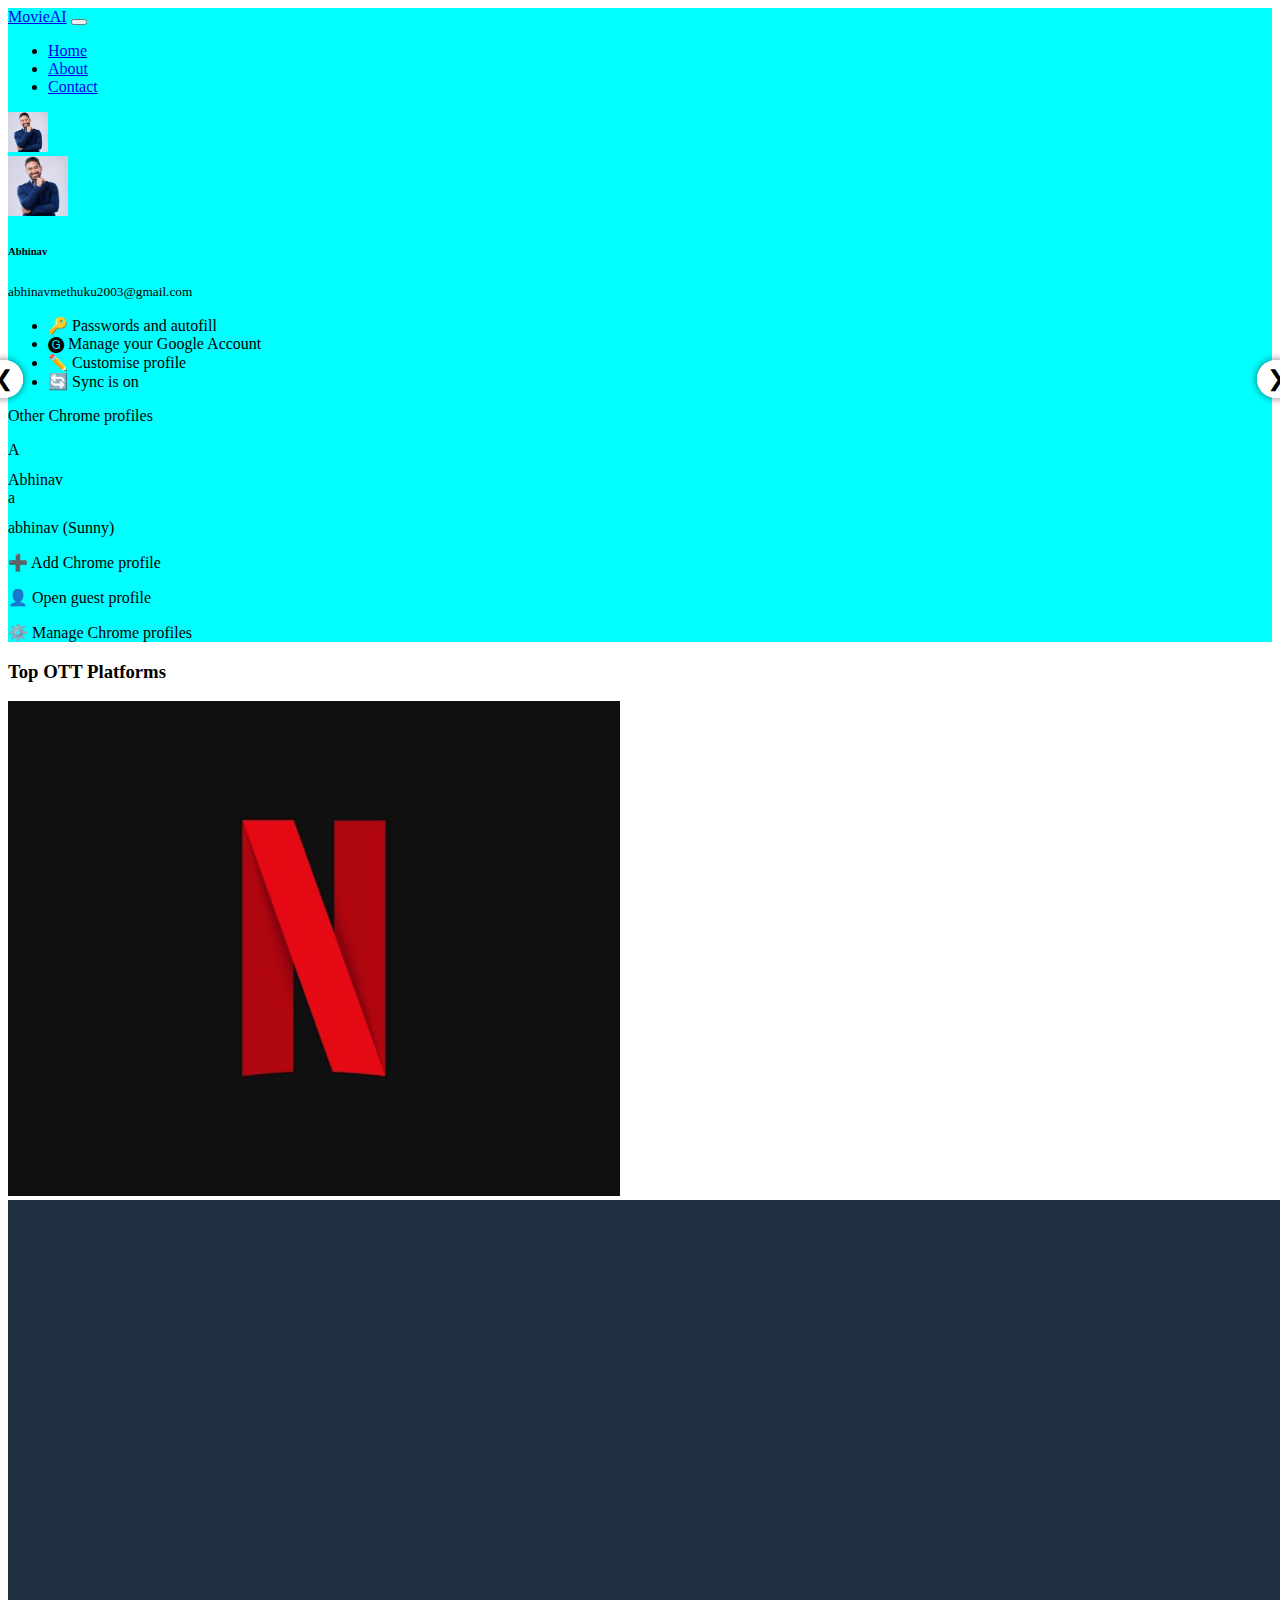
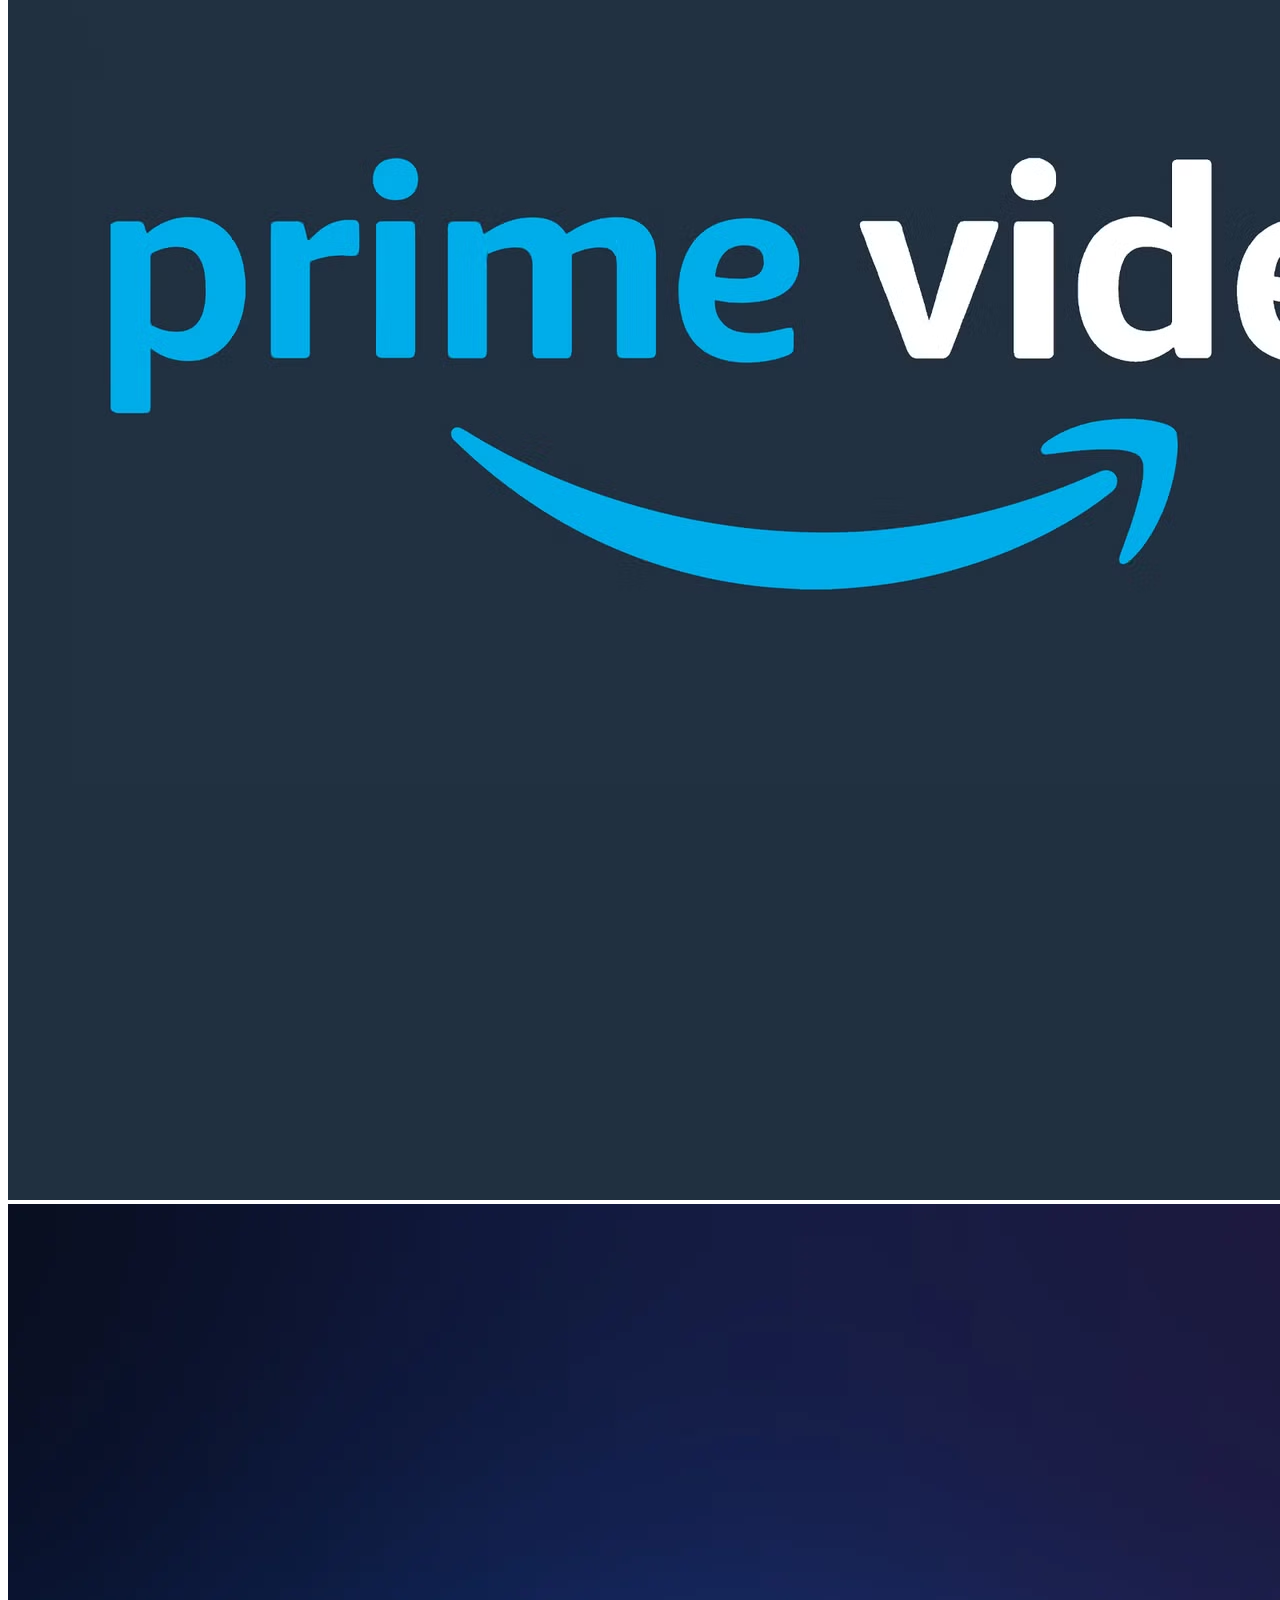
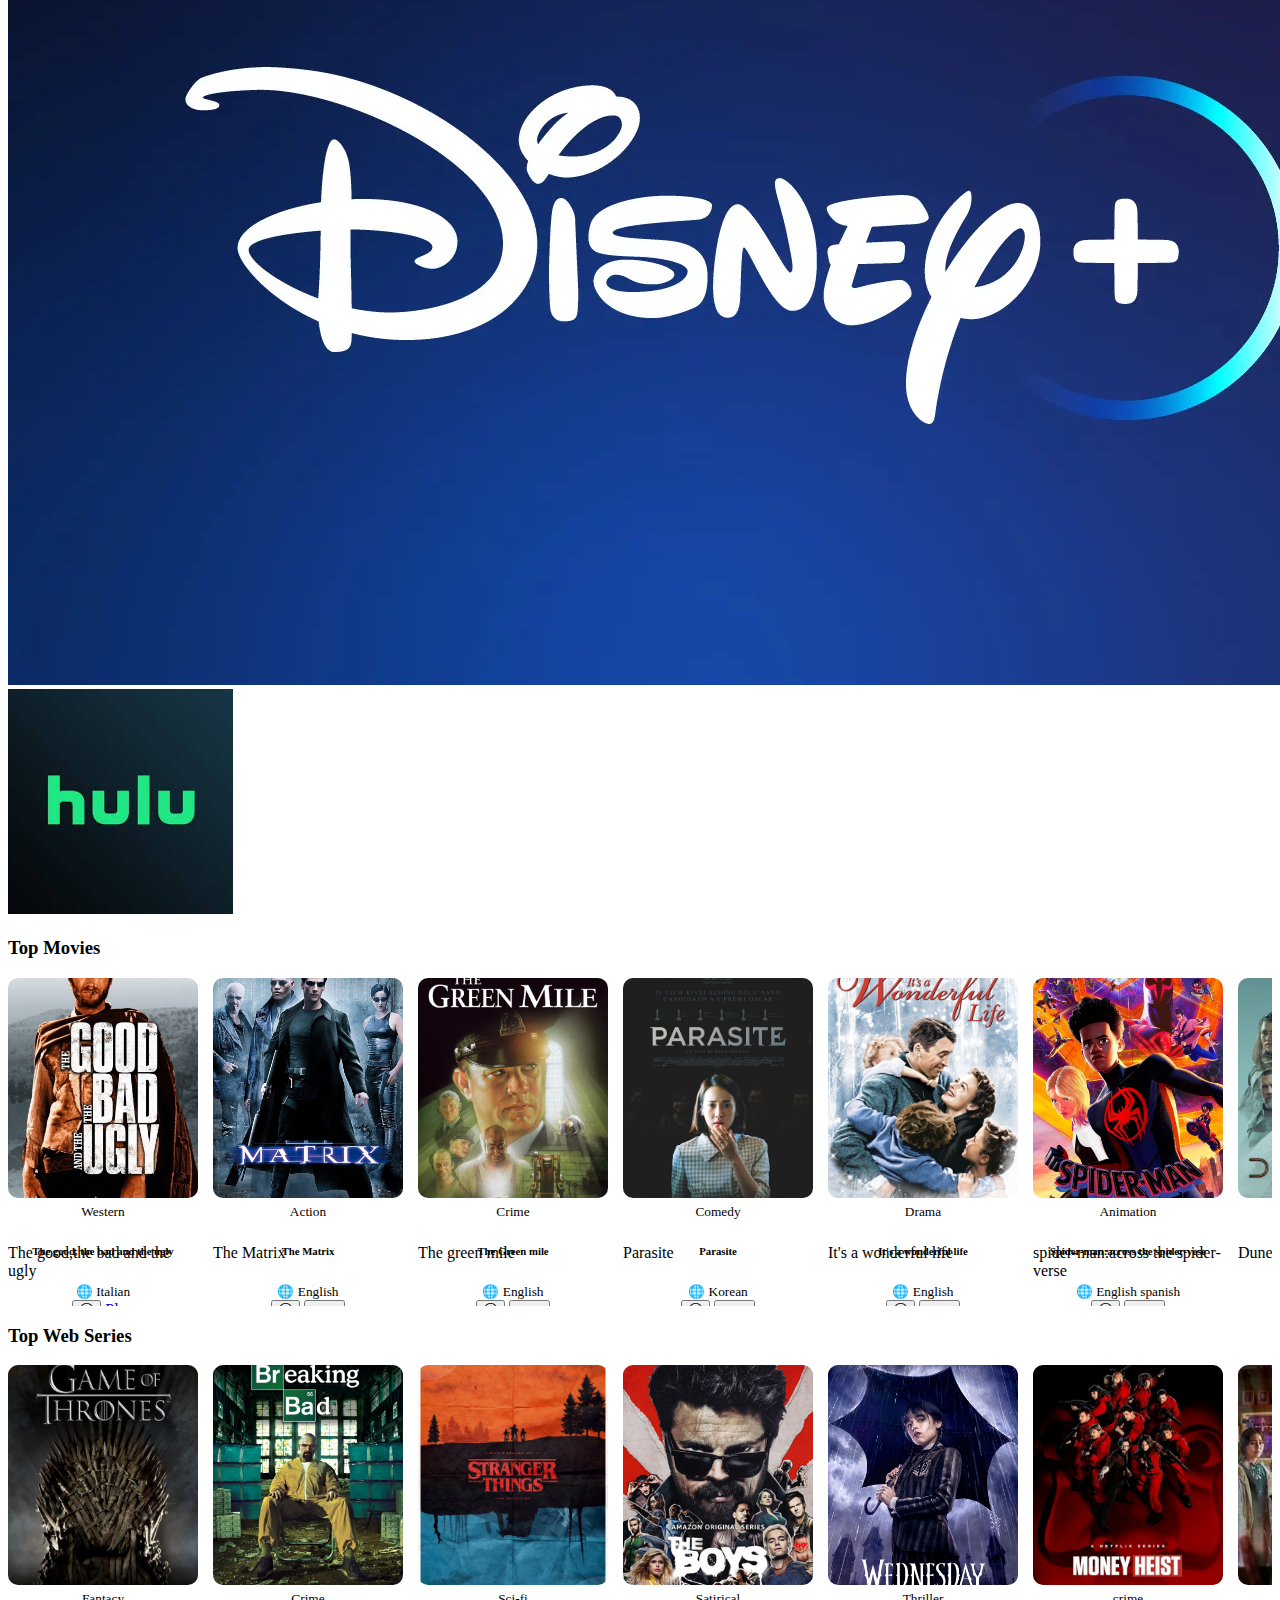
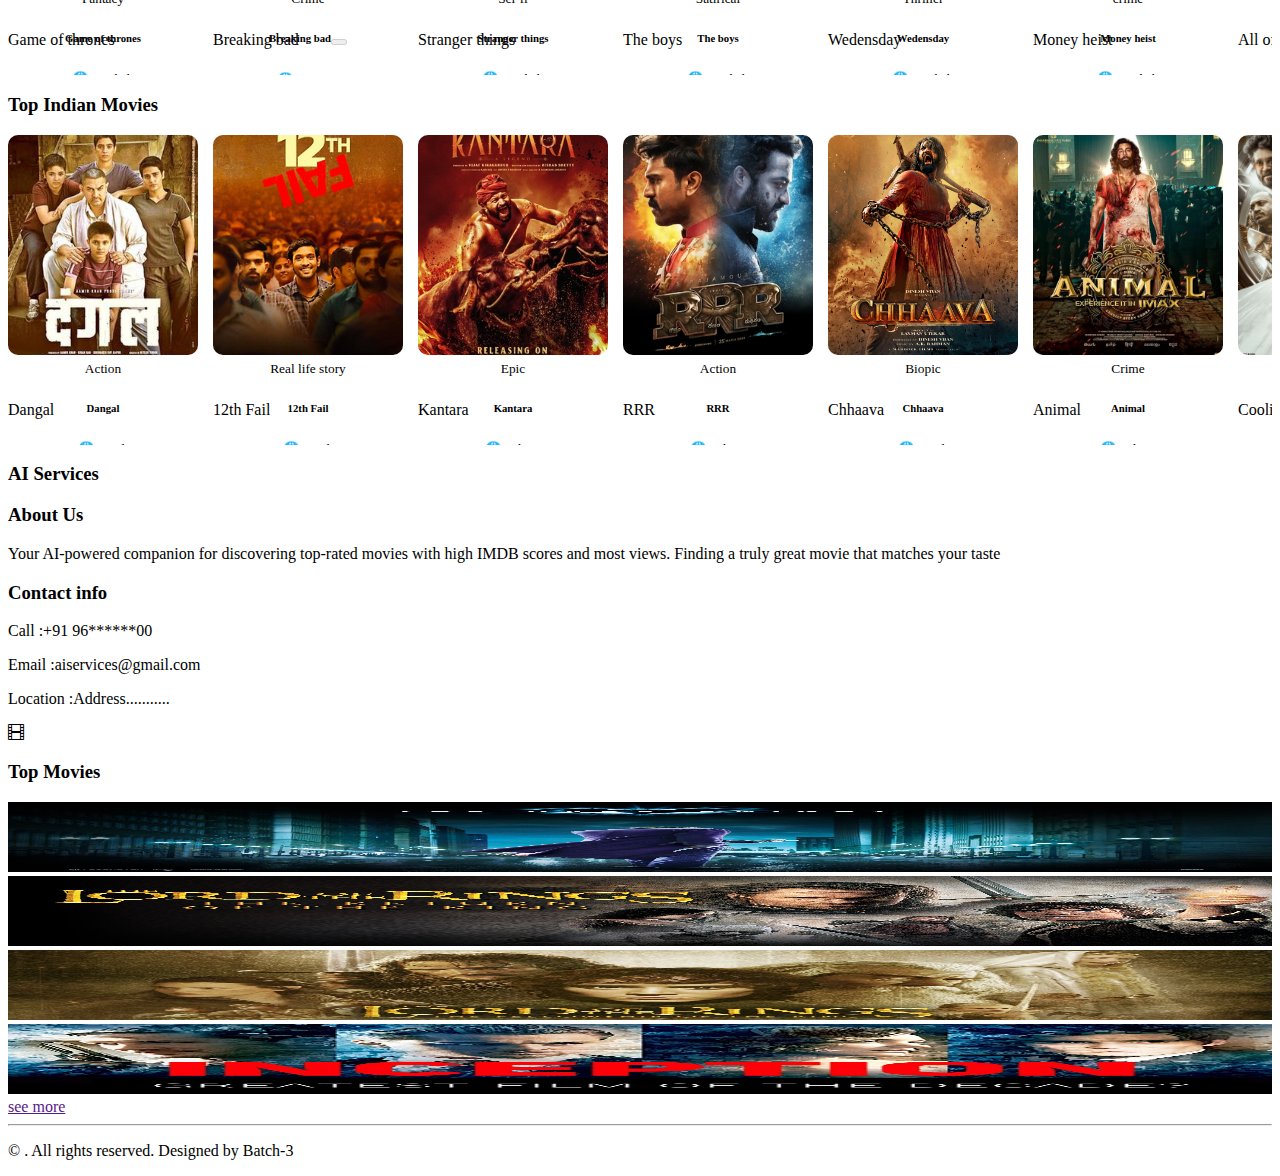
<file: index.html>
<!DOCTYPE html>
<html lang="en">
<head>
    <meta charset="UTF-8">
    <meta name="viewport" content="width=device-width, initial-scale=1.0">
    <title>AI Services</title>

    <!-- External CSS link -->
    <link rel="stylesheet" href="index.css">

    <!-- bootstrap icon link -->
     <link rel="stylesheet" href="https://cdn.jsdelivr.net/npm/bootstrap-icons@1.13.1/font/bootstrap-icons.min.css">

    <!-- bootstrap link -->
    <link href="https://cdn.jsdelivr.net/npm/bootstrap@5.3.8/dist/css/bootstrap.min.css" rel="stylesheet" integrity="sha384-sRIl4kxILFvY47J16cr9ZwB07vP4J8+LH7qKQnuqkuIAvNWLzeN8tE5YBujZqJLB" crossorigin="anonymous">

    <script src="https://cdn.jsdelivr.net/npm/bootstrap@5.3.2/dist/js/bootstrap.bundle.min.js"></script>
</head>
<body>
    <!-- navbar start -->
        <nav class="navbar navbar-expand-lg" style="background-color: aqua;">
            <div class="container-fluid position-relative">
                <a class="navbar-brand fw-bold" href="#">MovieAI</a>
                <button class="navbar-toggler" type="button" data-bs-toggle="collapse" data-bs-target="#navbarSupportedContent"
                    aria-controls="navbarSupportedContent" aria-expanded="false" aria-label="Toggle navigation">
                    <span class="navbar-toggler-icon"></span>
                </button>
                <div class="collapse navbar-collapse" id="navbarSupportedContent">
                    <ul class="navbar-nav center-nav text-center mb-2 mb-lg-0 fs-6">
                        <li class="nav-item">
                            <a class="nav-link active fw-bold" aria-current="page" href="index.html">Home</a>
                        </li>
                        <li class="nav-item">
                            <a class="nav-link fw-bold" href="aboutus.html">About</a>
                        </li>
                        <li class="nav-item">
                            <a class="nav-link fw-bold  " href="contact.html">Contact</a>
                        </li>
                    </ul>
            <!-- PROFILE DROPDOWN -->
            <div class="dropdown d-flex w-100 justify-content-center justify-content-lg-end align-items-center ms-lg-auto">
                <img id="profileToggle" src="/assets/profile.jpg" role="button" tabindex="0"
                    data-bs-toggle="dropdown" aria-expanded="false"
                    class="rounded-circle"
                    width="40"
                    height="40" style="cursor:pointer;">

                <div class="dropdown-menu dropdown-menu-end p-3" style="width:320px;">
                    <div class="card-1 border-0 ">
                        <div class="card-body text-center">
                            <img src="/assets/profile.jpg"
                                class="rounded-circle mb-2"
                                width="60"
                                height="60">
                            <h6 class="mb-0 fw-bold">Abhinav</h6>
                            <small class="text-muted">abhinavmethuku2003@gmail.com</small>
                        </div>

                        <ul class="list-group list-group-flush text-start">
                            <li class="list-group-item">🔑 Passwords and autofill</li>
                            <li class="list-group-item">🅖 Manage your Google Account</li>
                            <li class="list-group-item">✏️ Customise profile</li>
                            <li class="list-group-item">🔄 Sync is on</li>
                        </ul>

                        <div class="card-body">
                            <p class="fw-bold mb-1">Other Chrome profiles</p>
                            <div class="d-flex align-items-center gap-2 mb-2">
                                <div class="rounded-circle bg-secondary text-white d-flex align-items-center justify-content-center" style="width:30px;height:30px;">A</div>
                                <span>Abhinav</span>
                            </div>
                            <div class="d-flex align-items-center gap-2 mb-3">
                                <div class="rounded-circle bg-primary text-white d-flex align-items-center justify-content-center" style="width:30px;height:30px;">a</div>
                                <span>abhinav (Sunny)</span>
                            </div>

                            <div class="border-top pt-2">
                                <p class="mb-1">➕ Add Chrome profile</p>
                                <p class="mb-1">👤 Open guest profile</p>
                                <p class="mb-0">⚙️ Manage Chrome profiles</p>
                            </div>
                        </div>
                    </div>
                </div>
            </div>
            <!-- PROFILE DROPDOWN END -->
        
                </div>
            </div>
        </nav>
    <!-- navbar end -->

    <!-- Top OTT platforms start-->
     <h3 class="fw-bold text-center p-3">Top OTT Platforms</h3>
    <div class="container platforms p-4 p-md-5 mb-5 bg-dark shadow rounded-4">
      <div class="row gx-4 gy-4 justify-content-center align-items-center">
        <div class="col-6 col-md-6 col-lg-3 d-flex justify-content-center">
          <a href="https://www.netflix.com/in/" target="_blank">
            <img src="assets/Netflix.jpg" alt="Netflix" class="img-fluid rounded-3 platform-img">
          </a>
        </div>
        <div class="col-6 col-md-6 col-lg-3 d-flex justify-content-center">
          <a href="https://www.primevideo.com/" target="_blank">
            <img src="assets/prime-video.avif" alt="Prime Video" class="img-fluid rounded-3 platform-img">
          </a>
        </div>
        <div class="col-6 col-md-6 col-lg-3 d-flex justify-content-center">
          <a href="https://www.hotstar.com/in/" target="_blank">
            <img src="assets/disney.webp" alt="Hotstar" class="img-fluid rounded-3 platform-img">
          </a>
        </div>
        <div class="col-6 col-md-6 col-lg-3 d-flex justify-content-center">
          <a href="https://www.hulu.com/" target="_blank">
            <img src="assets/hulu.jpg" alt="Hulu" class="img-fluid rounded-3 platform-img">
          </a>
        </div>
      </div>
    </div>
      <!-- Top OTT platforms end-->

     <!-- top 2025 movies start -->
    <div class="container">
      <h3 class="mb-3">Top Movies</h3>
    
      <div class="position-relative">
    
        <!-- Scroll Buttons -->
        <button class="scroll-btn left rounded-3" onclick="carouselScrollLeft(this)">❮</button>
        <button class="scroll-btn right rounded-3" onclick="carouselScrollRight(this)">❯</button>
    
        <!-- Scroll Container -->
        <div class="movie-carousel p-4" id="movieCarousel">
    
          <!-- Movie Card 1 -->
          <div>
          <div class="movie-card card1 bg-dark text-white overflow-hidden rounded-4 position-relative"
            style="width:190px;height:250px;transition:transform 0.3s;" onmouseenter="showDetails(this)"
            onmouseleave="hideDetails(this)">
          
            <!-- Image -->
            <img src="assets1/1-1.jpg" class="w-100 h-100 object-fit-cover" />
          
          
            <!-- Black Hover Overlay -->
            <div class="position-absolute top-0 start-0 w-100 h-100 bg-black opacity-50 d-none" data-black></div>
          
            <!-- Hover Content -->
            <div class="position-absolute bottom-0 start-0 w-100 p-2 d-none" data-content>
              <small class="">Western</small>
              <h6 class="fw-bold mb-1">The good, the bad and the ugly</h6>
              <small>🌐 Italian</small>
          
              <div class="d-flex gap-2 mt-2">
                <button class="btn btn-outline-light btn-sm" onclick="openInfo(event,this)">
                  <i class="bi bi-info-circle"></i>
                </button>
               <a href="https://www.netflix.com/in/" target="_blank" class="btn btn-danger btn-sm flex-fill">Play</a>
              </div>
            </div>
          
            <!-- Slide-up Info Panel -->
            <div class="position-absolute start-0 w-100 bg-black opacity-75 p-3"
              style="bottom:-100%; height:100%; transition:bottom 0.4s;" data-panel>
              <div class="d-flex justify-content-between align-items-center mb-2">
                <h5 class="fw-bold mb-0">The good,the bad and the ugly</h5>
                <button class="btn btn-sm btn-outline-light" onclick="closeInfo(this)">
                  <i class="bi bi-x-lg"></i>
                </button>
              </div>
          
              <p class="small mb-1"><strong>IMDb:</strong> ⭐ 8.8 / 10</p>
              <p class="small mb-1"><strong>Duration:</strong> ⏱️ 2h 00m</p>
              <p class="small mb-2"><strong>OTT:</strong> 🎬 Netflix</p>
          
              <p class="small opacity-75">
                A high-intensity action thriller following a fearless warrior fighting impossible odds.
              </p>
            </div>
            
          </div>
          <p class="text-center fw-bold mt-2">The good,the bad and the ugly</p>
          </div>

          <!-- Movie Card 2 -->
          <div>
          <div class="movie-card card1 bg-dark text-white overflow-hidden rounded-4 position-relative"
            style="width:190px;height:250px;transition:transform 0.3s;" onmouseenter="showDetails(this)"
            onmouseleave="hideDetails(this)">
          
            <!-- Image -->
            <img src="assets1/1-2.jpg" class="w-100 h-100 object-fit-cover" />
          
          
            <!-- Black Hover Overlay -->
            <div class="position-absolute top-0 start-0 w-100 h-100 bg-black opacity-50 d-none" data-black></div>
          
            <!-- Hover Content -->
            <div class="position-absolute bottom-0 start-0 w-100 p-2 d-none" data-content>
              <small class="">Action</small>
              <h6 class="fw-bold mb-1">The Matrix</h6>
              <small>🌐 English</small>
          
              <div class="d-flex gap-2 mt-2">
                <button class="btn btn-outline-light btn-sm" onclick="openInfo(event,this)">
                  <i class="bi bi-info-circle"></i>
                </button>
                <button class="btn btn-danger btn-sm flex-fill">Play</button>
              </div>
            </div>
          
            <!-- Slide-up Info Panel -->
            <div class="position-absolute start-0 w-100 bg-black opacity-75 p-3"
              style="bottom:-100%; height:100%; transition:bottom 0.4s;" data-panel>
              <div class="d-flex justify-content-between align-items-center mb-2">
                <h5 class="fw-bold mb-0">The Matrix</h5>
                <button class="btn btn-sm btn-outline-light" onclick="closeInfo(this)">
                  <i class="bi bi-x-lg"></i>
                </button>
              </div>
          
              <p class="small mb-1"><strong>IMDb:</strong> ⭐ 8.7 / 10</p>
              <p class="small mb-1"><strong>Duration:</strong> ⏱️ 2h 00m</p>
              <p class="small mb-2"><strong>OTT:</strong> 🎬 Netflix</p>
          
              <p class="small opacity-75">
                A high-intensity action thriller following a fearless warrior fighting impossible odds.
              </p>
            </div>
          </div>
          <p class="text-center fw-bold mt-2">The Matrix</p>
          </div>
    
          <!-- Movie Card 3 -->
          <div>
          <div class="movie-card card1 bg-dark text-white overflow-hidden rounded-4 position-relative"
            style="width:190px;height:250px;transition:transform 0.3s;" onmouseenter="showDetails(this)"
            onmouseleave="hideDetails(this)">
          
            <!-- Image -->
            <img src="assets1/1-3.jpg" class="w-100 h-100 object-fit-cover" />
          
          
            <!-- Black Hover Overlay -->
            <div class="position-absolute top-0 start-0 w-100 h-100 bg-black opacity-50 d-none" data-black></div>
          
            <!-- Hover Content -->
            <div class="position-absolute bottom-0 start-0 w-100 p-2 d-none" data-content>
              <small class="">Crime</small>
              <h6 class="fw-bold mb-1">The Green mile</h6>
              <small>🌐 English</small>
          
              <div class="d-flex gap-2 mt-2">
                <button class="btn btn-outline-light btn-sm" onclick="openInfo(event,this)">
                  <i class="bi bi-info-circle"></i>
                </button>
                <button class="btn btn-danger btn-sm flex-fill">Play</button>
              </div>
            </div>
          
            <!-- Slide-up Info Panel -->
            <div class="position-absolute start-0 w-100 bg-black opacity-75 p-3"
              style="bottom:-100%; height:100%; transition:bottom 0.4s;" data-panel>
              <div class="d-flex justify-content-between align-items-center mb-2">
                <h5 class="fw-bold mb-0">The green mile</h5>
                <button class="btn btn-sm btn-outline-light" onclick="closeInfo(this)">
                  <i class="bi bi-x-lg"></i>
                </button>
              </div>
          
              <p class="small mb-1"><strong>IMDb:</strong> ⭐ 91.0 / 10</p>
              <p class="small mb-1"><strong>Duration:</strong> ⏱️ 2h 18m</p>
              <p class="small mb-2"><strong>OTT:</strong> 🎬 Netflix</p>
          
              <p class="small opacity-75">
                A high-intensity action thriller following a fearless warrior fighting impossible odds.
              </p>
            </div>
          </div>
          <p class="text-center fw-bold mt-2">The green mile</p>
          </div>
    
          <!-- Movie Card 4 -->
          <div>
          <div class="movie-card card1 bg-dark text-white overflow-hidden rounded-4 position-relative"
            style="width:190px;height:250px;transition:transform 0.3s;" onmouseenter="showDetails(this)"
            onmouseleave="hideDetails(this)">
          
            <!-- Image -->
            <img src="/assets1/1-4.jpg" class="w-100 h-100 object-fit-cover" />
          
          
            <!-- Black Hover Overlay -->
            <div class="position-absolute top-0 start-0 w-100 h-100 bg-black opacity-50 d-none" data-black></div>
          
            <!-- Hover Content -->
            <div class="position-absolute bottom-0 start-0 w-100 p-2 d-none" data-content>
              <small class="">Comedy</small>
              <h6 class="fw-bold mb-1">Parasite</h6>
              <small>🌐 Korean</small>
          
              <div class="d-flex gap-2 mt-2">
                <button class="btn btn-outline-light btn-sm" onclick="openInfo(event,this)">
                  <i class="bi bi-info-circle"></i>
                </button>
                <button class="btn btn-danger btn-sm flex-fill">Play</button>
              </div>
            </div>
          
            <!-- Slide-up Info Panel -->
            <div class="position-absolute start-0 w-100 bg-black opacity-75 p-3"
              style="bottom:-100%; height:100%; transition:bottom 0.4s;" data-panel>
              <div class="d-flex justify-content-between align-items-center mb-2">
                <h5 class="fw-bold mb-0">Parasite</h5>
                <button class="btn btn-sm btn-outline-light" onclick="closeInfo(this)">
                  <i class="bi bi-x-lg"></i>
                </button>
              </div>
          
              <p class="small mb-1"><strong>IMDb:</strong> ⭐ 8.6 / 10</p>
              <p class="small mb-1"><strong>Duration:</strong> ⏱️ 2h 18m</p>
              <p class="small mb-2"><strong>OTT:</strong> 🎬 primevideo</p>
          
              <p class="small opacity-75">
                A high-intensity action thriller following a fearless warrior fighting impossible odds.
              </p>
            </div>
          </div>
          <p class="text-center fw-bold mt-2">Parasite</p>
          </div>
    
          <!-- Movie Card 5 -->
          <div>
          <div class="movie-card card1 bg-dark text-white overflow-hidden rounded-4 position-relative"
            style="width:190px;height:250px;transition:transform 0.3s;" onmouseenter="showDetails(this)"
            onmouseleave="hideDetails(this)">
          
            <!-- Image -->
            <img src="assets1/1-5.avif" class="w-100 h-100 object-fit-cover" />
          
          
            <!-- Black Hover Overlay -->
            <div class="position-absolute top-0 start-0 w-100 h-100 bg-black opacity-50 d-none" data-black></div>
          
            <!-- Hover Content -->
            <div class="position-absolute bottom-0 start-0 w-100 p-2 d-none" data-content>
              <small class="">Drama</small>
              <h6 class="fw-bold mb-1">It's a wonderful life</h6>
              <small>🌐 English</small>
          
              <div class="d-flex gap-2 mt-2">
                <button class="btn btn-outline-light btn-sm" onclick="openInfo(event,this)">
                  <i class="bi bi-info-circle"></i>
                </button>
                <button class="btn btn-danger btn-sm flex-fill">Play</button>
              </div>
            </div>
          
            <!-- Slide-up Info Panel -->
            <div class="position-absolute start-0 w-100 bg-black opacity-75 p-3"
              style="bottom:-100%; height:100%; transition:bottom 0.4s;" data-panel>
              <div class="d-flex justify-content-between align-items-center mb-2">
                <h5 class="fw-bold mb-0">It's a wonderful life</h5>
                <button class="btn btn-sm btn-outline-light" onclick="closeInfo(this)">
                  <i class="bi bi-x-lg"></i>
                </button>
              </div>
          
              <p class="small mb-1"><strong>IMDb:</strong> ⭐ 8.6 // 10</p>
              <p class="small mb-1"><strong>Duration:</strong> ⏱️ 2h 18m</p>
              <p class="small mb-2"><strong>OTT:</strong> 🎬 primevideo</p>
          
              <p class="small opacity-75">
                A high-intensity action thriller following a fearless warrior fighting impossible odds.
              </p>
            </div>
          </div>
          <p class="text-center fw-bold mt-2">It's a wonderful life</p>
          </div>
    
          <!-- Movie Card 6 -->
           <div>
          <div class="movie-card card1 bg-dark text-white overflow-hidden rounded-4 position-relative"
            style="width:190px;height:250px;transition:transform 0.3s;" onmouseenter="showDetails(this)"
            onmouseleave="hideDetails(this)">
          
            <!-- Image -->
            <img src="assets1/1-6.jpg" class="w-100 h-100 object-fit-cover" />
          
          
            <!-- Black Hover Overlay -->
            <div class="position-absolute top-0 start-0 w-100 h-100 bg-black opacity-50 d-none" data-black></div>
          
            <!-- Hover Content -->
            <div class="position-absolute bottom-0 start-0 w-100 p-2 d-none" data-content>
              <small class="">Animation</small>
              <h6 class="fw-bold mb-1">Spider-man:across the spider-vese</h6>
              <small>🌐 English spanish</small>
          
              <div class="d-flex gap-2 mt-2">
                <button class="btn btn-outline-light btn-sm" onclick="openInfo(event,this)">
                  <i class="bi bi-info-circle"></i>
                </button>
                <button class="btn btn-danger btn-sm flex-fill">Play</button>
              </div>
            </div>
          
            <!-- Slide-up Info Panel -->
            <div class="position-absolute start-0 w-100 bg-black opacity-75 p-3"
              style="bottom:-100%; height:100%; transition:bottom 0.4s;" data-panel>
              <div class="d-flex justify-content-between align-items-center mb-2">
                <h5 class="fw-bold mb-0">Spider-man:across the spider-verse</h5>
                <button class="btn btn-sm btn-outline-light" onclick="closeInfo(this)">
                  <i class="bi bi-x-lg"></i>
                </button>
              </div>
          
              <p class="small mb-1"><strong>IMDb:</strong> ⭐ 8.6 / 10</p>
              <p class="small mb-1"><strong>Duration:</strong> ⏱️ 2h 18m</p>
              <p class="small mb-2"><strong>OTT:</strong> 🎬 primevideo</p>
          
              <p class="small opacity-75">
                A high-intensity action thriller following a fearless warrior fighting impossible odds.
              </p>
            </div>
          </div>
          <p class="text-center fw-bold mt-2">spider-man:across the spider-verse</p>
          </div>

          <!-- Movie Card 7 -->
           <div>
          <div class="movie-card card1 bg-dark text-white overflow-hidden rounded-4 position-relative"
            style="width:190px;height:250px;transition:transform 0.3s;" onmouseenter="showDetails(this)"
            onmouseleave="hideDetails(this)">
          
            <!-- Image -->
            <img src="assets1/1-17.jpg" class="w-100 h-100 object-fit-cover" />
          
          
            <!-- Black Hover Overlay -->
            <div class="position-absolute top-0 start-0 w-100 h-100 bg-black opacity-50 d-none" data-black></div>
          
            <!-- Hover Content -->
            <div class="position-absolute bottom-0 start-0 w-100 p-2 d-none" data-content>
              <small class="">Drama</small>
              <h6 class="fw-bold mb-1">Dune:part two</h6>
              <small>🌐 English</small>
          
              <div class="d-flex gap-2 mt-2">
                <button class="btn btn-outline-light btn-sm" onclick="openInfo(event,this)">
                  <i class="bi bi-info-circle"></i>
                </button>
                <button class="btn btn-danger btn-sm flex-fill">Play</button>
              </div>
            </div>
          
            <!-- Slide-up Info Panel -->
            <div class="position-absolute start-0 w-100 bg-black opacity-75 p-3"
              style="bottom:-100%; height:100%; transition:bottom 0.4s;" data-panel>
              <div class="d-flex justify-content-between align-items-center mb-2">
                <h5 class="fw-bold mb-0">Dune:part two</h5>
                <button class="btn btn-sm btn-outline-light" onclick="closeInfo(this)">
                  <i class="bi bi-x-lg"></i>
                </button>
              </div>
          
              <p class="small mb-1"><strong>IMDb:</strong> ⭐ 8.6 / 10</p>
              <p class="small mb-1"><strong>Duration:</strong> ⏱️ 2h 10m</p>
              <p class="small mb-2"><strong>OTT:</strong> 🎬 prime video</p>
          
              <p class="small opacity-75">
                A high-intensity action thriller following a fearless warrior fighting impossible odds.
              </p>
            </div>
          </div>
          <p class="text-center fw-bold mt-2">Dune:part two</p>
          </div>

          <!-- Movie Card 8 -->
          <div>
          <div class="movie-card card1 bg-dark text-white overflow-hidden rounded-4 position-relative"
            style="width:190px;height:250px;transition:transform 0.3s;" onmouseenter="showDetails(this)"
            onmouseleave="hideDetails(this)">
          
            <!-- Image -->
            <img src="assets1/1-7.jpg" class="w-100 h-100 object-fit-cover" />
          
          
            <!-- Black Hover Overlay -->
            <div class="position-absolute top-0 start-0 w-100 h-100 bg-black opacity-50 d-none" data-black></div>
          
            <!-- Hover Content -->
            <div class="position-absolute bottom-0 start-0 w-100 p-2 d-none" data-content>
              <small class="">Western</small>
              <h6 class="fw-bold mb-1">once upon a time in the west</h6>
              <small>🌐 Italian</small>
          
              <div class="d-flex gap-2 mt-2">
                <button class="btn btn-outline-light btn-sm" onclick="openInfo(event,this)">
                  <i class="bi bi-info-circle"></i>
                </button>
                <button class="btn btn-danger btn-sm flex-fill">Play</button>
              </div>
            </div>
          
            <!-- Slide-up Info Panel -->
            <div class="position-absolute start-0 w-100 bg-black opacity-75 p-3"
              style="bottom:-100%; height:100%; transition:bottom 0.4s;" data-panel>
              <div class="d-flex justify-content-between align-items-center mb-2">
                <h5 class="fw-bold mb-0">Once upon a time in the west</h5>
                <button class="btn btn-sm btn-outline-light" onclick="closeInfo(this)">
                  <i class="bi bi-x-lg"></i>
                </button>
              </div>
          
              <p class="small mb-1"><strong>IMDb:</strong> ⭐ 8.5 / 10</p>
              <p class="small mb-1"><strong>Duration:</strong> ⏱️ 2h 18m</p>
              <p class="small mb-2"><strong>OTT:</strong> 🎬 Netflix</p>
          
              <p class="small opacity-75">
                A high-intensity action thriller following a fearless warrior fighting impossible odds.
              </p>
            </div>
          </div>
          <p class="text-center fw-bold mt-2">Once upon a time in the west</p>
          </div>

          <!-- Movie Card 9 -->
           <div>
          <div class="movie-card card1 bg-dark text-white overflow-hidden rounded-4 position-relative"
            style="width:190px;height:250px;transition:transform 0.3s;" onmouseenter="showDetails(this)"
            onmouseleave="hideDetails(this)">
          
            <!-- Image -->
            <img src="assets1/1-8.jpg" class="w-100 h-100 object-fit-cover" />
          
          
            <!-- Black Hover Overlay -->
            <div class="position-absolute top-0 start-0 w-100 h-100 bg-black opacity-50 d-none" data-black></div>
          
            <!-- Hover Content -->
            <div class="position-absolute bottom-0 start-0 w-100 p-2 d-none" data-content>
              <small class="">Adventure</small>
              <h6 class="fw-bold mb-1">Back to the future</h6>
              <small>🌐 English</small>
          
              <div class="d-flex gap-2 mt-2">
                <button class="btn btn-outline-light btn-sm" onclick="openInfo(event,this)">
                  <i class="bi bi-info-circle"></i>
                </button>
                <button class="btn btn-danger btn-sm flex-fill">Play</button>
              </div>
            </div>
          
            <!-- Slide-up Info Panel -->
            <div class="position-absolute start-0 w-100 bg-black opacity-75 p-3"
              style="bottom:-100%; height:100%; transition:bottom 0.4s;" data-panel>
              <div class="d-flex justify-content-between align-items-center mb-2">
                <h5 class="fw-bold mb-0">Back to the future</h5>
                <button class="btn btn-sm btn-outline-light" onclick="closeInfo(this)">
                  <i class="bi bi-x-lg"></i>
                </button>
              </div>
          
              <p class="small mb-1"><strong>IMDb:</strong> ⭐ 8.5 / 10</p>
              <p class="small mb-1"><strong>Duration:</strong> ⏱️ 2h 18m</p>
              <p class="small mb-2"><strong>OTT:</strong> 🎬 Netflix</p>
          
              <p class="small opacity-75">
                A high-intensity action thriller following a fearless warrior fighting impossible odds.
              </p>
            </div>
          </div>
          <p class="text-center fw-bold mt-2">Back to the future</p>
          </div>
    
          <!-- Movie Card 10 -->
          <div> 
          <div class="movie-card card1 bg-dark text-white overflow-hidden rounded-4 position-relative"
            style="width:190px;height:250px;transition:transform 0.3s;" onmouseenter="showDetails(this)"
            onmouseleave="hideDetails(this)">
          
            <!-- Image -->
            <img src="assets1/1-9.jpg" class="w-100 h-100 object-fit-cover" />
          
          
            <!-- Black Hover Overlay -->
            <div class="position-absolute top-0 start-0 w-100 h-100 bg-black opacity-50 d-none" data-black></div>
          
            <!-- Hover Content -->
            <div class="position-absolute bottom-0 start-0 w-100 p-2 d-none" data-content>
              <small class="">Biography</small>
              <h6 class="fw-bold mb-1">The pianist</h6>
              <small>🌐 English</small>
          
              <div class="d-flex gap-2 mt-2">
                <button class="btn btn-outline-light btn-sm" onclick="openInfo(event,this)">
                  <i class="bi bi-info-circle"></i>
                </button>
                <button class="btn btn-danger btn-sm flex-fill">Play</button>
              </div>
            </div>
          
            <!-- Slide-up Info Panel -->
            <div class="position-absolute start-0 w-100 bg-black opacity-75 p-3"
              style="bottom:-100%; height:100%; transition:bottom 0.4s;" data-panel>
              <div class="d-flex justify-content-between align-items-center mb-2">
                <h5 class="fw-bold mb-0">The pianist</h5>
                <button class="btn btn-sm btn-outline-light" onclick="closeInfo(this)">
                  <i class="bi bi-x-lg"></i>
                </button>
              </div>
          
              <p class="small mb-1"><strong>IMDb:</strong> ⭐ 8.5 / 10</p>
              <p class="small mb-1"><strong>Duration:</strong> ⏱️ 2h 18m</p>
              <p class="small mb-2"><strong>OTT:</strong> 🎬 Netflix</p>
          
              <p class="small opacity-75">
                A high-intensity action thriller following a fearless warrior fighting impossible odds.
              </p>
            </div>
          </div>
          <p class="text-center fw-bold mt-2">The pianist</p>
          </div>

          <!-- Movie Card 11 -->
          <div>
          <div class="movie-card card1 bg-dark text-white overflow-hidden rounded-4 position-relative"
            style="width:190px;height:250px;transition:transform 0.3s;" onmouseenter="showDetails(this)"
            onmouseleave="hideDetails(this)">
          
            <!-- Image -->
            <img src="assets1/1-10.jpg" class="w-100 h-100 object-fit-cover" />
          
          
            <!-- Black Hover Overlay -->
            <div class="position-absolute top-0 start-0 w-100 h-100 bg-black opacity-50 d-none" data-black></div>
          
            <!-- Hover Content -->
            <div class="position-absolute bottom-0 start-0 w-100 p-2 d-none" data-content>
              <small class="">Animation</small>
              <h6 class="fw-bold mb-1">The lion king</h6>
              <small>🌐 English</small>
          
              <div class="d-flex gap-2 mt-2">
                <button class="btn btn-outline-light btn-sm" onclick="openInfo(event,this)">
                  <i class="bi bi-info-circle"></i>
                </button>
                <button class="btn btn-danger btn-sm flex-fill">Play</button>
              </div>
            </div>
          
            <!-- Slide-up Info Panel -->
            <div class="position-absolute start-0 w-100 bg-black opacity-75 p-3"
              style="bottom:-100%; height:100%; transition:bottom 0.4s;" data-panel>
              <div class="d-flex justify-content-between align-items-center mb-2">
                <h5 class="fw-bold mb-0">The lion king</h5>
                <button class="btn btn-sm btn-outline-light" onclick="closeInfo(this)">
                  <i class="bi bi-x-lg"></i>
                </button>
              </div>
          
              <p class="small mb-1"><strong>IMDb:</strong> ⭐ 8.5 / 10</p>
              <p class="small mb-1"><strong>Duration:</strong> ⏱️ 2h 18m</p>
              <p class="small mb-2"><strong>OTT:</strong> 🎬 Netflix</p>
          
              <p class="small opacity-75">
                A high-intensity action thriller following a fearless warrior fighting impossible odds.
              </p>
            </div>
            
          </div>
          <p class="text-center fw-bold mt-2">The lion king</p>
          </div>

    
          <!-- Movie Card 12 -->
          <div>
          <div class="movie-card card1 bg-dark text-white overflow-hidden rounded-4 position-relative"
            style="width:190px;height:250px;transition:transform 0.3s;" onmouseenter="showDetails(this)"
            onmouseleave="hideDetails(this)">
          
            <!-- Image -->
            <img src="assets1/1-11.jpeg" class="w-100 h-100 object-fit-cover" />
          
          
            <!-- Black Hover Overlay -->
            <div class="position-absolute top-0 start-0 w-100 h-100 bg-black opacity-50 d-none" data-black></div>
          
            <!-- Hover Content -->
            <div class="position-absolute bottom-0 start-0 w-100 p-2 d-none" data-content>
              <small class="">Animation</small>
              <h6 class="fw-bold mb-1">coco</h6>
              <small>🌐 English</small>
          
              <div class="d-flex gap-2 mt-2">
                <button class="btn btn-outline-light btn-sm" onclick="openInfo(event,this)">
                  <i class="bi bi-info-circle"></i>
                </button>
                <button class="btn btn-danger btn-sm flex-fill">Play</button>
              </div>
            </div>
          
            <!-- Slide-up Info Panel -->
            <div class="position-absolute start-0 w-100 bg-black opacity-75 p-3"
              style="bottom:-100%; height:100%; transition:bottom 0.4s;" data-panel>
              <div class="d-flex justify-content-between align-items-center mb-2">
                <h5 class="fw-bold mb-0">coco</h5>
                <button class="btn btn-sm btn-outline-light" onclick="closeInfo(this)">
                  <i class="bi bi-x-lg"></i>
                </button>
              </div>
          
              <p class="small mb-1"><strong>IMDb:</strong> ⭐ 8.4 / 10</p>
              <p class="small mb-1"><strong>Duration:</strong> ⏱️ 2h 18m</p>
              <p class="small mb-2"><strong>OTT:</strong> 🎬 Netflix</p>
          
              <p class="small opacity-75">
                A high-intensity action thriller following a fearless warrior fighting impossible odds.
              </p>
            </div>
          </div>
          <p class="text-center fw-bold mt-2">Coco</p>
          </div>
    
          <!-- Movie Card 13 -->
          <div>
          <div class="movie-card card1 bg-dark text-white overflow-hidden rounded-4 position-relative"
            style="width:190px;height:250px;transition:transform 0.3s;" onmouseenter="showDetails(this)"
            onmouseleave="hideDetails(this)">
          
            <!-- Image -->
            <img src="assets1/1-12.jpg" class="w-100 h-100 object-fit-cover" />
          
          
            <!-- Black Hover Overlay -->
            <div class="position-absolute top-0 start-0 w-100 h-100 bg-black opacity-50 d-none" data-black></div>
          
            <!-- Hover Content -->
            <div class="position-absolute bottom-0 start-0 w-100 p-2 d-none" data-content>
              <small class="">Drama</small>
              <h6 class="fw-bold mb-1">Django unchanined</h6>
              <small>🌐 English</small>
          
              <div class="d-flex gap-2 mt-2">
                <button class="btn btn-outline-light btn-sm" onclick="openInfo(event,this)">
                  <i class="bi bi-info-circle"></i>
                </button>
                <button class="btn btn-danger btn-sm flex-fill">Play</button>
              </div>
            </div>
          
            <!-- Slide-up Info Panel -->
            <div class="position-absolute start-0 w-100 bg-black opacity-75 p-3"
              style="bottom:-100%; height:100%; transition:bottom 0.4s;" data-panel>
              <div class="d-flex justify-content-between align-items-center mb-2">
                <h5 class="fw-bold mb-0">Django unchained</h5>
                <button class="btn btn-sm btn-outline-light" onclick="closeInfo(this)">
                  <i class="bi bi-x-lg"></i>
                </button>
              </div>
          
              <p class="small mb-1"><strong>IMDb:</strong> ⭐ 8.4 / 10</p>
              <p class="small mb-1"><strong>Duration:</strong> ⏱️ 2h 18m</p>
              <p class="small mb-2"><strong>OTT:</strong> 🎬 Netflix</p>
          
              <p class="small opacity-75">
                A high-intensity action thriller following a fearless warrior fighting impossible odds.
              </p>
            </div>
          </div>
          <p class="text-center fw-bold mt-2">Django unchained</p>
          </div>
    
          <!-- Movie Card 14 -->
          <div>
          <div class="movie-card card1 bg-dark text-white overflow-hidden rounded-4 position-relative"
            style="width:190px;height:250px;transition:transform 0.3s;" onmouseenter="showDetails(this)"
            onmouseleave="hideDetails(this)">
          
            <!-- Image -->
            <img src="assets1/1-13.jpg" class="w-100 h-100 object-fit-cover" />
          
          
            <!-- Black Hover Overlay -->
            <div class="position-absolute top-0 start-0 w-100 h-100 bg-black opacity-50 d-none" data-black></div>
          
            <!-- Hover Content -->
            <div class="position-absolute bottom-0 start-0 w-100 p-2 d-none" data-content>
              <small class="">Animation</small>
              <h6 class="fw-bold mb-1">Wall-ee</h6>
              <small>🌐 English</small>
          
              <div class="d-flex gap-2 mt-2">
                <button class="btn btn-outline-light btn-sm" onclick="openInfo(event,this)">
                  <i class="bi bi-info-circle"></i>
                </button>
                <button class="btn btn-danger btn-sm flex-fill">Play</button>
              </div>
            </div>
          
            <!-- Slide-up Info Panel -->
            <div class="position-absolute start-0 w-100 bg-black opacity-75 p-3"
              style="bottom:-100%; height:100%; transition:bottom 0.4s;" data-panel>
              <div class="d-flex justify-content-between align-items-center mb-2">
                <h5 class="fw-bold mb-0">Wall-e</h5>
                <button class="btn btn-sm btn-outline-light" onclick="closeInfo(this)">
                  <i class="bi bi-x-lg"></i>
                </button>
              </div>
          
              <p class="small mb-1"><strong>IMDb:</strong> ⭐ 8.4 / 10</p>
              <p class="small mb-1"><strong>Duration:</strong> ⏱️ 2h 18m</p>
              <p class="small mb-2"><strong>OTT:</strong> 🎬 Netflix</p>
          
              <p class="small opacity-75">
                A high-intensity action thriller following a fearless warrior fighting impossible odds.
              </p>
            </div>
          </div>
          <p class="text-center fw-bold mt-2">Wall-e</p>
          </div>
    
          <!-- Movie Card 15 -->
          <div>
          <div class="movie-card card1 bg-dark text-white overflow-hidden rounded-4 position-relative"
            style="width:190px;height:250px;transition:transform 0.3s;" onmouseenter="showDetails(this)"
            onmouseleave="hideDetails(this)">
          
            <!-- Image -->
            <img src="assets1/1-14.jpg" class="w-100 h-100 object-fit-cover" />
          
          
            <!-- Black Hover Overlay -->
            <div class="position-absolute top-0 start-0 w-100 h-100 bg-black opacity-50 d-none" data-black></div>
          
            <!-- Hover Content -->
            <div class="position-absolute bottom-0 start-0 w-100 p-2 d-none" data-content>
              <small class="">Action</small>
              <h6 class="fw-bold mb-1">Avengers:endgame</h6>
              <small>🌐 English</small>
          
              <div class="d-flex gap-2 mt-2">
                <button class="btn btn-outline-light btn-sm" onclick="openInfo(event,this)">
                  <i class="bi bi-info-circle"></i>
                </button>
                <button class="btn btn-danger btn-sm flex-fill">Play</button>
              </div>
            </div>
          
            <!-- Slide-up Info Panel -->
            <div class="position-absolute start-0 w-100 bg-black opacity-75 p-3"
              style="bottom:-100%; height:100%; transition:bottom 0.4s;" data-panel>
              <div class="d-flex justify-content-between align-items-center mb-2">
                <h5 class="fw-bold mb-0">Avengers:endgame</h5>
                <button class="btn btn-sm btn-outline-light" onclick="closeInfo(this)">
                  <i class="bi bi-x-lg"></i>
                </button>
              </div>
          
              <p class="small mb-1"><strong>IMDb:</strong> ⭐ 8.4 / 10</p>
              <p class="small mb-1"><strong>Duration:</strong> ⏱️ 2h 18m</p>
              <p class="small mb-2"><strong>OTT:</strong> 🎬 Netflix</p>
          
              <p class="small opacity-75">
                A high-intensity action thriller following a fearless warrior fighting impossible odds.
              </p>
            </div>
          </div>
          <p class="text-center fw-bold mt-2">Avengers:endgame</p>
          </div>
    
          <!-- Movie Card 16 -->
           <div>
          <div class="movie-card card1 bg-dark text-white overflow-hidden rounded-4 position-relative"
            style="width:190px;height:250px;transition:transform 0.3s;" onmouseenter="showDetails(this)"
            onmouseleave="hideDetails(this)">
          
            <!-- Image -->
            <img src="assets1/1-15.jpg" class="w-100 h-100 object-fit-cover" />
          
          
            <!-- Black Hover Overlay -->
            <div class="position-absolute top-0 start-0 w-100 h-100 bg-black opacity-50 d-none" data-black></div>
          
            <!-- Hover Content -->
            <div class="position-absolute bottom-0 start-0 w-100 p-2 d-none" data-content>
              <small class="">Animation</small>
              <h6 class="fw-bold mb-1">Toy story</h6>
              <small>🌐 English</small>
          
              <div class="d-flex gap-2 mt-2">
                <button class="btn btn-outline-light btn-sm" onclick="openInfo(event,this)">
                  <i class="bi bi-info-circle"></i>
                </button>
                <button class="btn btn-danger btn-sm flex-fill">Play</button>
              </div>
            </div>
          
            <!-- Slide-up Info Panel -->
            <div class="position-absolute start-0 w-100 bg-black opacity-75 p-3"
              style="bottom:-100%; height:100%; transition:bottom 0.4s;" data-panel>
              <div class="d-flex justify-content-between align-items-center mb-2">
                <h5 class="fw-bold mb-0">Toy story</h5>
                <button class="btn btn-sm btn-outline-light" onclick="closeInfo(this)">
                  <i class="bi bi-x-lg"></i>
                </button>
              </div>
          
              <p class="small mb-1"><strong>IMDb:</strong> ⭐ 8.3 / 10</p>
              <p class="small mb-1"><strong>Duration:</strong> ⏱️ 2h 18m</p>
              <p class="small mb-2"><strong>OTT:</strong> 🎬 Disney+</p>
          
              <p class="small opacity-75">
                A high-intensity action thriller following a fearless warrior fighting impossible odds.
              </p>
            </div>
          </div>
          <p class="text-center fw-bold mt-2">Toy story</p>
          </div>
    
          <!-- Add more cards -->
        </div>
      </div>
    </div>
   <!-- top 2025 movies end -->

   <!-- top  webseries start -->
    <div class="container">
      <h3 class="mb-3">Top Web Series</h3>
    
      <div class="position-relative">
    
        <!-- Scroll Buttons -->
        <button class="scroll-btn left rounded-3" onclick="carouselScrollLeft(this)">❮</button>
        <button class="scroll-btn right rounded-3" onclick="carouselScrollRight(this)">❯</button>
    
        <!-- Scroll Container -->
        <div class="movie-carousel p-4" id="movieCarousel">
    
          <!-- Movie Card 1 -->
          <div>
          <div class="movie-card card1 bg-dark text-white overflow-hidden rounded-4 position-relative"
            style="width:190px;height:250px;transition:transform 0.3s;" onmouseenter="showDetails(this)"
            onmouseleave="hideDetails(this)">
          
            <!-- Image -->
            <img src="assets1/2-1.jpg" class="w-100 h-100 object-fit-cover" />
          
          
            <!-- Black Hover Overlay -->
            <div class="position-absolute top-0 start-0 w-100 h-100 bg-black opacity-50 d-none" data-black></div>
          
            <!-- Hover Content -->
            <div class="position-absolute bottom-0 start-0 w-100 p-2 d-none" data-content>
              <small class="">Fantacy</small>
              <h6 class="fw-bold mb-1">Game of thrones</h6>
              <small>🌐 English</small>
          
              <div class="d-flex gap-2 mt-2">
                <button class="btn btn-outline-light btn-sm" onclick="openInfo(event,this)">
                  <i class="bi bi-info-circle"></i>
                </button>
                <a href="" class="btn btn-danger btn-sm flex-fill">Play</a>
              </div>
            </div>
          
            <!-- Slide-up Info Panel -->
            <div class="position-absolute start-0 w-100 bg-black opacity-75 p-3"
              style="bottom:-100%; height:100%; transition:bottom 0.4s;" data-panel>
              <div class="d-flex justify-content-between align-items-center mb-2">
                <h5 class="fw-bold mb-0">Game of thrones</h5>
                <button class="btn btn-sm btn-outline-light" onclick="closeInfo(this)">
                  <i class="bi bi-x-lg"></i>
                </button>
              </div>
          
              <p class="small mb-1"><strong>IMDb:</strong> ⭐ 9.0 / 10</p>
      
              <p class="small mb-2"><strong>OTT:</strong> 🎬 Netflix</p>
          
              <p class="small opacity-75">
                A high-intensity action thriller following a fearless warrior fighting impossible odds.
              </p>
            </div>
            
          </div>
          <p class="text-center fw-bold mt-2">Game of thrones</p>
          </div>

          <!-- Movie Card 2 -->
          <div>
          <div class="movie-card card1 bg-dark text-white overflow-hidden rounded-4 position-relative"
            style="width:190px;height:250px;transition:transform 0.3s;" onmouseenter="showDetails(this)"
            onmouseleave="hideDetails(this)">
          
            <!-- Image -->
            <img src="assets1/2-2.webp" class="w-100 h-100 object-fit-cover" />
          
          
            <!-- Black Hover Overlay -->
            <div class="position-absolute top-0 start-0 w-100 h-100 bg-black opacity-50 d-none" data-black></div>
          
            <!-- Hover Content -->
            <div class="position-absolute bottom-0 start-0 w-100 p-2 d-none" data-content>
              <small class="">Crime</small>
              <h6 class="fw-bold mb-1">Breaking bad<button disabled="disabled"></button> </button></h6>
              <small>🌐 English</small>
          
              <div class="d-flex gap-2 mt-2">
                <button class="btn btn-outline-light btn-sm" onclick="openInfo(event,this)">
                  <i class="bi bi-info-circle"></i>
                </button>
                <button class="btn btn-danger btn-sm flex-fill">Play</button>
              </div>
            </div>
          
            <!-- Slide-up Info Panel -->
            <div class="position-absolute start-0 w-100 bg-black opacity-75 p-3"
              style="bottom:-100%; height:100%; transition:bottom 0.4s;" data-panel>
              <div class="d-flex justify-content-between align-items-center mb-2">
                <h5 class="fw-bold mb-0">Breaking bad</h5>
                <button class="btn btn-sm btn-outline-light" onclick="closeInfo(this)">
                  <i class="bi bi-x-lg"></i>
                </button>
              </div>
          
              <p class="small mb-1"><strong>IMDb:</strong> ⭐ 8.8 / 10</p>
              <p class="small mb-2"><strong>OTT:</strong> 🎬 Netflix</p>
          
              <p class="small opacity-75">
                A high-intensity action thriller following a fearless warrior fighting impossible odds.
              </p>
            </div>
          </div>
          <p class="text-center fw-bold mt-2">Breaking bad</p>
          </div>
    
          <!-- Movie Card 3 -->
          <div>
          <div class="movie-card card1 bg-dark text-white overflow-hidden rounded-4 position-relative"
            style="width:190px;height:250px;transition:transform 0.3s;" onmouseenter="showDetails(this)"
            onmouseleave="hideDetails(this)">
          
            <!-- Image -->
            <img src="assets1/2-3.webp" class="w-100 h-100 object-fit-cover" />
          
          
            <!-- Black Hover Overlay -->
            <div class="position-absolute top-0 start-0 w-100 h-100 bg-black opacity-50 d-none" data-black></div>
          
            <!-- Hover Content -->
            <div class="position-absolute bottom-0 start-0 w-100 p-2 d-none" data-content>
              <small class="">Sci-fi</small>
              <h6 class="fw-bold mb-1">Stranger things</h6>
              <small>🌐 English</small>
          
              <div class="d-flex gap-2 mt-2">
                <button class="btn btn-outline-light btn-sm" onclick="openInfo(event,this)">
                  <i class="bi bi-info-circle"></i>
                </button>
                <button class="btn btn-danger btn-sm flex-fill">Play</button>
              </div>
            </div>
          
            <!-- Slide-up Info Panel -->
            <div class="position-absolute start-0 w-100 bg-black opacity-75 p-3"
              style="bottom:-100%; height:100%; transition:bottom 0.4s;" data-panel>
              <div class="d-flex justify-content-between align-items-center mb-2">
                <h5 class="fw-bold mb-0">Stranger things</h5>
                <button class="btn btn-sm btn-outline-light" onclick="closeInfo(this)">
                  <i class="bi bi-x-lg"></i>
                </button>
              </div>
          
              <p class="small mb-1"><strong>IMDb:</strong> ⭐ 8.8 / 10</p>
              <p class="small mb-2"><strong>OTT:</strong> 🎬 Netflix</p>
          
              <p class="small opacity-75">
                A high-intensity action thriller following a fearless warrior fighting impossible odds.
              </p>
            </div>
          </div>
          <p class="text-center fw-bold mt-2">Stranger things</p>
          </div>
    
          <!-- Movie Card 4 -->
          <div>
          <div class="movie-card card1 bg-dark text-white overflow-hidden rounded-4 position-relative"
            style="width:190px;height:250px;transition:transform 0.3s;" onmouseenter="showDetails(this)"
            onmouseleave="hideDetails(this)">
          
            <!-- Image -->
            <img src="assets1/2-4.jpg" class="w-100 h-100 object-fit-cover" />
          
          
            <!-- Black Hover Overlay -->
            <div class="position-absolute top-0 start-0 w-100 h-100 bg-black opacity-50 d-none" data-black></div>
          
            <!-- Hover Content -->
            <div class="position-absolute bottom-0 start-0 w-100 p-2 d-none" data-content>
              <small class="">Satirical</small>
              <h6 class="fw-bold mb-1">The boys</h6>
              <small>🌐 English</small>
          
              <div class="d-flex gap-2 mt-2">
                <button class="btn btn-outline-light btn-sm" onclick="openInfo(event,this)">
                  <i class="bi bi-info-circle"></i>
                </button>
                <button class="btn btn-danger btn-sm flex-fill">Play</button>
              </div>
            </div>
          
            <!-- Slide-up Info Panel -->
            <div class="position-absolute start-0 w-100 bg-black opacity-75 p-3"
              style="bottom:-100%; height:100%; transition:bottom 0.4s;" data-panel>
              <div class="d-flex justify-content-between align-items-center mb-2">
                <h5 class="fw-bold mb-0">The boys</h5>
                <button class="btn btn-sm btn-outline-light" onclick="closeInfo(this)">
                  <i class="bi bi-x-lg"></i>
                </button>
              </div>
          
              <p class="small mb-1"><strong>IMDb:</strong> ⭐ 8.7 / 10</p>
              <p class="small mb-2"><strong>OTT:</strong> 🎬 Netflix</p>
          
              <p class="small opacity-75">
                A high-intensity action thriller following a fearless warrior fighting impossible odds.
              </p>
            </div>
          </div>
          <p class="text-center fw-bold mt-2">The boys</p>
          </div>
    
          <!-- Movie Card 5 -->
          <div>
          <div class="movie-card card1 bg-dark text-white overflow-hidden rounded-4 position-relative"
            style="width:190px;height:250px;transition:transform 0.3s;" onmouseenter="showDetails(this)"
            onmouseleave="hideDetails(this)">
          
            <!-- Image -->
            <img src="assets1/2-5.jpg" class="w-100 h-100 object-fit-cover" />
          
          
            <!-- Black Hover Overlay -->
            <div class="position-absolute top-0 start-0 w-100 h-100 bg-black opacity-50 d-none" data-black></div>
          
            <!-- Hover Content -->
            <div class="position-absolute bottom-0 start-0 w-100 p-2 d-none" data-content>
              <small class="">Thriller</small>
              <h6 class="fw-bold mb-1">Wedensday</h6>
              <small>🌐 English</small>
          
              <div class="d-flex gap-2 mt-2">
                <button class="btn btn-outline-light btn-sm" onclick="openInfo(event,this)">
                  <i class="bi bi-info-circle"></i>
                </button>
                <button class="btn btn-danger btn-sm flex-fill">Play</button>
              </div>
            </div>
          
            <!-- Slide-up Info Panel -->
            <div class="position-absolute start-0 w-100 bg-black opacity-75 p-3"
              style="bottom:-100%; height:100%; transition:bottom 0.4s;" data-panel>
              <div class="d-flex justify-content-between align-items-center mb-2">
                <h5 class="fw-bold mb-0">wedensday</h5>
                <button class="btn btn-sm btn-outline-light" onclick="closeInfo(this)">
                  <i class="bi bi-x-lg"></i>
                </button>
              </div>
          
              <p class="small mb-1"><strong>IMDb:</strong> ⭐ 8.5 / 10</p>
              <p class="small mb-2"><strong>OTT:</strong> 🎬 Netflix</p>
          
              <p class="small opacity-75">
                A high-intensity action thriller following a fearless warrior fighting impossible odds.
              </p>
            </div>
          </div>
          <p class="text-center fw-bold mt-2">Wedensday</p>
          </div>
    
          <!-- Movie Card 6 -->
           <div>
          <div class="movie-card card1 bg-dark text-white overflow-hidden rounded-4 position-relative"
            style="width:190px;height:250px;transition:transform 0.3s;" onmouseenter="showDetails(this)"
            onmouseleave="hideDetails(this)">
          
            <!-- Image -->
            <img src="assets1/2-6.jpg" class="w-100 h-100 object-fit-cover" />
          
          
            <!-- Black Hover Overlay -->
            <div class="position-absolute top-0 start-0 w-100 h-100 bg-black opacity-50 d-none" data-black></div>
          
            <!-- Hover Content -->
            <div class="position-absolute bottom-0 start-0 w-100 p-2 d-none" data-content>
              <small class="">crime</small>
              <h6 class="fw-bold mb-1">Money heist</h6>
              <small>🌐 English</small>
          
              <div class="d-flex gap-2 mt-2">
                <button class="btn btn-outline-light btn-sm" onclick="openInfo(event,this)">
                  <i class="bi bi-info-circle"></i>
                </button>
                <button class="btn btn-danger btn-sm flex-fill">Play</button>
              </div>
            </div>
          
            <!-- Slide-up Info Panel -->
            <div class="position-absolute start-0 w-100 bg-black opacity-75 p-3"
              style="bottom:-100%; height:100%; transition:bottom 0.4s;" data-panel>
              <div class="d-flex justify-content-between align-items-center mb-2">
                <h5 class="fw-bold mb-0">Money heist</h5>
                <button class="btn btn-sm btn-outline-light" onclick="closeInfo(this)">
                  <i class="bi bi-x-lg"></i>
                </button>
              </div>
          
              <p class="small mb-1"><strong>IMDb:</strong> ⭐ 8.4 / 10</p>
              <p class="small mb-2"><strong>OTT:</strong> 🎬 Netflix</p>
          
              <p class="small opacity-75">
                A high-intensity action thriller following a fearless warrior fighting impossible odds.
              </p>
            </div>
          </div>
          <p class="text-center fw-bold mt-2">Money heist</p>
          </div>

          <!-- Movie Card 7 -->
           <div>
          <div class="movie-card card1 bg-dark text-white overflow-hidden rounded-4 position-relative"
            style="width:190px;height:250px;transition:transform 0.3s;" onmouseenter="showDetails(this)"
            onmouseleave="hideDetails(this)">
          
            <!-- Image -->
            <img src="assets1/2-7.jpeg" class="w-100 h-100 object-fit-cover" />
          
          
            <!-- Black Hover Overlay -->
            <div class="position-absolute top-0 start-0 w-100 h-100 bg-black opacity-50 d-none" data-black></div>
          
            <!-- Hover Content -->
            <div class="position-absolute bottom-0 start-0 w-100 p-2 d-none" data-content>
              <small class="">horror</small>
              <h6 class="fw-bold mb-1">All of us are dead</h6>
              <small>🌐 Korean</small>
          
              <div class="d-flex gap-2 mt-2">
                <button class="btn btn-outline-light btn-sm" onclick="openInfo(event,this)">
                  <i class="bi bi-info-circle"></i>
                </button>
                <button class="btn btn-danger btn-sm flex-fill">Play</button>
              </div>
            </div>
          
            <!-- Slide-up Info Panel -->
            <div class="position-absolute start-0 w-100 bg-black opacity-75 p-3"
              style="bottom:-100%; height:100%; transition:bottom 0.4s;" data-panel>
              <div class="d-flex justify-content-between align-items-center mb-2">
                <h5 class="fw-bold mb-0">All of us are dead</h5>
                <button class="btn btn-sm btn-outline-light" onclick="closeInfo(this)">
                  <i class="bi bi-x-lg"></i>
                </button>
              </div>
      
              <p class="small mb-1"><strong>IMDb:</strong> ⭐ 8.2 / 10</p>
              <p class="small mb-2"><strong>OTT:</strong> 🎬 Netflix</p>
          
              <p class="small opacity-75">
                A high-intensity action thriller following a fearless warrior fighting impossible odds.
              </p>
            </div>
          </div>
          <p class="text-center fw-bold mt-2">All of us are dead</p>
          </div>

          <!-- Movie Card 8 -->
          <div>
          <div class="movie-card card1 bg-dark text-white overflow-hidden rounded-4 position-relative"
            style="width:190px;height:250px;transition:transform 0.3s;" onmouseenter="showDetails(this)"
            onmouseleave="hideDetails(this)">
          
            <!-- Image -->
            <img src="assets1/2-8.jpg" class="w-100 h-100 object-fit-cover" />
          
          
            <!-- Black Hover Overlay -->
            <div class="position-absolute top-0 start-0 w-100 h-100 bg-black opacity-50 d-none" data-black></div>
          
            <!-- Hover Content -->
            <div class="position-absolute bottom-0 start-0 w-100 p-2 d-none" data-content>
              <small class="">Thriller</small>
              <h6 class="fw-bold mb-1">Dark</h6>
              <small>🌐 English</small>
          
              <div class="d-flex gap-2 mt-2">
                <button class="btn btn-outline-light btn-sm" onclick="openInfo(event,this)">
                  <i class="bi bi-info-circle"></i>
                </button>
                <button class="btn btn-danger btn-sm flex-fill">Play</button>
              </div>
            </div>
          
            <!-- Slide-up Info Panel -->
            <div class="position-absolute start-0 w-100 bg-black opacity-75 p-3"
              style="bottom:-100%; height:100%; transition:bottom 0.4s;" data-panel>
              <div class="d-flex justify-content-between align-items-center mb-2">
                <h5 class="fw-bold mb-0">Dark</h5>
                <button class="btn btn-sm btn-outline-light" onclick="closeInfo(this)">
                  <i class="bi bi-x-lg"></i>
                </button>
              </div>
          
              <p class="small mb-1"><strong>IMDb:</strong> ⭐ 8.0 / 10</p>
              <p class="small mb-2"><strong>OTT:</strong> 🎬 Netflix</p>
          
              <p class="small opacity-75">
                A high-intensity action thriller following a fearless warrior fighting impossible odds.
              </p>
            </div>
          </div>
          <p class="text-center fw-bold mt-2">Dark</p>
          </div>

          <!-- Movie Card 9 -->
           <div>
          <div class="movie-card card1 bg-dark text-white overflow-hidden rounded-4 position-relative"
            style="width:190px;height:250px;transition:transform 0.3s;" onmouseenter="showDetails(this)"
            onmouseleave="hideDetails(this)">
          
            <!-- Image -->
            <img src="assets1/2-9.jpg" class="w-100 h-100 object-fit-cover" />
          
          
            <!-- Black Hover Overlay -->
            <div class="position-absolute top-0 start-0 w-100 h-100 bg-black opacity-50 d-none" data-black></div>
          
            <!-- Hover Content -->
            <div class="position-absolute bottom-0 start-0 w-100 p-2 d-none" data-content>
              <small class="">Adventure</small>
              <h6 class="fw-bold mb-1">Percy jackson and olympias</h6>
              <small>🌐 English</small>
          
              <div class="d-flex gap-2 mt-2">
                <button class="btn btn-outline-light btn-sm" onclick="openInfo(event,this)">
                  <i class="bi bi-info-circle"></i>
                </button>
                <button class="btn btn-danger btn-sm flex-fill">Play</button>
              </div>
            </div>
          
            <!-- Slide-up Info Panel -->
            <div class="position-absolute start-0 w-100 bg-black opacity-75 p-3"
              style="bottom:-100%; height:100%; transition:bottom 0.4s;" data-panel>
              <div class="d-flex justify-content-between align-items-center mb-2">
                <h5 class="fw-bold mb-0">Percy jackson and olympians</h5>
                <button class="btn btn-sm btn-outline-light" onclick="closeInfo(this)">
                  <i class="bi bi-x-lg"></i>
                </button>
              </div>
          
              <p class="small mb-1"><strong>IMDb:</strong> ⭐ 8.0 / 10</p>
              <p class="small mb-2"><strong>OTT:</strong> 🎬 Netflix</p>
          
              <p class="small opacity-75">
                A high-intensity action thriller following a fearless warrior fighting impossible odds.
              </p>
            </div>
          </div>
          <p class="text-center fw-bold mt-2">Percy jackson and olympians</p>
          </div>
    
          <!-- Movie Card 10 -->
          <div> 
          <div class="movie-card card1 bg-dark text-white overflow-hidden rounded-4 position-relative"
            style="width:190px;height:250px;transition:transform 0.3s;" onmouseenter="showDetails(this)"
            onmouseleave="hideDetails(this)">
          
            <!-- Image -->
            <img src="assets1/2-10.jpg" class="w-100 h-100 object-fit-cover" />
          
          
            <!-- Black Hover Overlay -->
            <div class="position-absolute top-0 start-0 w-100 h-100 bg-black opacity-50 d-none" data-black></div>
          
            <!-- Hover Content -->
            <div class="position-absolute bottom-0 start-0 w-100 p-2 d-none" data-content>
              <small class="">Thriller</small>
              <h6 class="fw-bold mb-1">Alice in borderland</h6>
              <small>🌐 English</small>
          
              <div class="d-flex gap-2 mt-2">
                <button class="btn btn-outline-light btn-sm" onclick="openInfo(event,this)">
                  <i class="bi bi-info-circle"></i>
                </button>
                <button class="btn btn-danger btn-sm flex-fill">Play</button>
              </div>
            </div>
          
            <!-- Slide-up Info Panel -->
            <div class="position-absolute start-0 w-100 bg-black opacity-75 p-3"
              style="bottom:-100%; height:100%; transition:bottom 0.4s;" data-panel>
              <div class="d-flex justify-content-between align-items-center mb-2">
                <h5 class="fw-bold mb-0">Alice in borderland</h5>
                <button class="btn btn-sm btn-outline-light" onclick="closeInfo(this)">
                  <i class="bi bi-x-lg"></i>
                </button>
              </div>
          
              <p class="small mb-1"><strong>IMDb:</strong> ⭐ 8.0 / 10</p>
              <p class="small mb-2"><strong>OTT:</strong> 🎬 Netflix</p>
          
              <p class="small opacity-75">
                A high-intensity action thriller following a fearless warrior fighting impossible odds.
              </p>
            </div>
          </div>
          <p class="text-center fw-bold mt-2">Alice in borderland</p>
          </div>
    
          <!-- Add more cards -->
        </div>
      </div>
    </div>
   <!-- top webseries end -->

   <!-- top Indian movies start -->
    <div class="container">
      <h3 class="mb-3">Top Indian Movies</h3>
    
      <div class="position-relative">
    
        <!-- Scroll Buttons -->
        <button class="scroll-btn left rounded-3" onclick="carouselScrollLeft(this)">❮</button>
        <button class="scroll-btn right rounded-3" onclick="carouselScrollRight(this)">❯</button>
    
        <!-- Scroll Container -->
        <div class="movie-carousel p-4" id="movieCarousel">
    
          <!-- Movie Card 1 -->
          <div>
          <div class="movie-card card1 bg-dark text-white overflow-hidden rounded-4 position-relative"
            style="width:190px;height:250px;transition:transform 0.3s;" onmouseenter="showDetails(this)"
            onmouseleave="hideDetails(this)">
          
            <!-- Image -->
            <img src="assets1/3-1.jpg" class="w-100 h-100 object-fit-cover" />
          
          
            <!-- Black Hover Overlay -->
            <div class="position-absolute top-0 start-0 w-100 h-100 bg-black opacity-50 d-none" data-black></div>
          
            <!-- Hover Content -->
            <div class="position-absolute bottom-0 start-0 w-100 p-2 d-none" data-content>
              <small class="">Action</small>
              <h6 class="fw-bold mb-1">Dangal</h6>
              <small>🌐 Hindi</small>
          
              <div class="d-flex gap-2 mt-2">
                <button class="btn btn-outline-light btn-sm" onclick="openInfo(event,this)">
                  <i class="bi bi-info-circle"></i>
                </button>
                <a href="" class="btn btn-danger btn-sm flex-fill">Play</a>
              </div>
            </div>
          
            <!-- Slide-up Info Panel -->
            <div class="position-absolute start-0 w-100 bg-black opacity-75 p-3"
              style="bottom:-100%; height:100%; transition:bottom 0.4s;" data-panel>
              <div class="d-flex justify-content-between align-items-center mb-2">
                <h5 class="fw-bold mb-0">Dangal</h5>
                <button class="btn btn-sm btn-outline-light" onclick="closeInfo(this)">
                  <i class="bi bi-x-lg"></i>
                </button>
              </div>
          
              <p class="small mb-1"><strong>IMDb:</strong> ⭐ 9.6 / 10</p>
              <p class="small mb-1"><strong>Duration:</strong> ⏱️ 2h 00m</p>
              <p class="small mb-2"><strong>OTT:</strong> 🎬 Netflix</p>
          
              
            </div>
            
          </div>
          <p class="text-center fw-bold mt-2">Dangal</p>
          </div>

          <!-- Movie Card 2 -->
          <div>
          <div class="movie-card card1 bg-dark text-white overflow-hidden rounded-4 position-relative"
            style="width:190px;height:250px;transition:transform 0.3s;" onmouseenter="showDetails(this)"
            onmouseleave="hideDetails(this)">
          
            <!-- Image -->
            <img src="assets1/3-2.jpg" class="w-100 h-100 object-fit-cover" />
          
          
            <!-- Black Hover Overlay -->
            <div class="position-absolute top-0 start-0 w-100 h-100 bg-black opacity-50 d-none" data-black></div>
          
            <!-- Hover Content -->
            <div class="position-absolute bottom-0 start-0 w-100 p-2 d-none" data-content>
              <small class="">Real life story</small>
              <h6 class="fw-bold mb-1">12th Fail</h6>
              <small>🌐 Hindi</small>
          
              <div class="d-flex gap-2 mt-2">
                <button class="btn btn-outline-light btn-sm" onclick="openInfo(event,this)">
                  <i class="bi bi-info-circle"></i>
                </button>
                <button class="btn btn-danger btn-sm flex-fill">Play</button>
              </div>
            </div>
          
            <!-- Slide-up Info Panel -->
            <div class="position-absolute start-0 w-100 bg-black opacity-75 p-3"
              style="bottom:-100%; height:100%; transition:bottom 0.4s;" data-panel>
              <div class="d-flex justify-content-between align-items-center mb-2">
                <h5 class="fw-bold mb-0">12th Fail/h5>
                <button class="btn btn-sm btn-outline-light" onclick="closeInfo(this)">
                  <i class="bi bi-x-lg"></i>
                </button>
              </div>
          
              <p class="small mb-1"><strong>IMDb:</strong> ⭐ 8.8 / 10</p>
              <p class="small mb-1"><strong>Duration:</strong> ⏱️ 2h 18m</p>
              <p class="small mb-2"><strong>OTT:</strong> 🎬 Hotstar</p>
          
              
            </div>
          </div>
          <p class="text-center fw-bold mt-2">12th Fail<p>
          </div>
    
          <!-- Movie Card 3 -->
          <div>
          <div class="movie-card card1 bg-dark text-white overflow-hidden rounded-4 position-relative"
            style="width:190px;height:250px;transition:transform 0.3s;" onmouseenter="showDetails(this)"
            onmouseleave="hideDetails(this)">
          
            <!-- Image -->
            <img src="assets1/3-3.jpeg" class="w-100 h-100 object-fit-cover" />
          
          
            <!-- Black Hover Overlay -->
            <div class="position-absolute top-0 start-0 w-100 h-100 bg-black opacity-50 d-none" data-black></div>
          
            <!-- Hover Content -->
            <div class="position-absolute bottom-0 start-0 w-100 p-2 d-none" data-content>
              <small class="">Epic</small>
              <h6 class="fw-bold mb-1">Kantara</h6>
              <small>🌐 Telugu</small>
          
              <div class="d-flex gap-2 mt-2">
                <button class="btn btn-outline-light btn-sm" onclick="openInfo(event,this)">
                  <i class="bi bi-info-circle"></i>
                </button>
                <button class="btn btn-danger btn-sm flex-fill">Play</button>
              </div>
            </div>
          
            <!-- Slide-up Info Panel -->
            <div class="position-absolute start-0 w-100 bg-black opacity-75 p-3"
              style="bottom:-100%; height:100%; transition:bottom 0.4s;" data-panel>
              <div class="d-flex justify-content-between align-items-center mb-2">
                <h5 class="fw-bold mb-0">Kantara</h5>
                <button class="btn btn-sm btn-outline-light" onclick="closeInfo(this)">
                  <i class="bi bi-x-lg"></i>
                </button>
              </div>
          
              <p class="small mb-1"><strong>IMDb:</strong> ⭐ 8.5 / 10</p>
              <p class="small mb-1"><strong>Duration:</strong> ⏱️ 2h 18m</p>
              <p class="small mb-2"><strong>OTT:</strong> 🎬 Netflix</p>
          
              
            </div>
          </div>
          <p class="text-center fw-bold mt-2">Kantara<p>
          </div>
    
          <!-- Movie Card 4 -->
          <div>
          <div class="movie-card card1 bg-dark text-white overflow-hidden rounded-4 position-relative"
            style="width:190px;height:250px;transition:transform 0.3s;" onmouseenter="showDetails(this)"
            onmouseleave="hideDetails(this)">
          
            <!-- Image -->
            <img src="assets1/3-4.jpg" class="w-100 h-100 object-fit-cover" />
          
          
            <!-- Black Hover Overlay -->
            <div class="position-absolute top-0 start-0 w-100 h-100 bg-black opacity-50 d-none" data-black></div>
          
            <!-- Hover Content -->
            <div class="position-absolute bottom-0 start-0 w-100 p-2 d-none" data-content>
              <small class="">Action</small>
              <h6 class="fw-bold mb-1">RRR</h6>
              <small>🌐 Telugu</small>
          
              <div class="d-flex gap-2 mt-2">
                <button class="btn btn-outline-light btn-sm" onclick="openInfo(event,this)">
                  <i class="bi bi-info-circle"></i>
                </button>
                <button class="btn btn-danger btn-sm flex-fill">Play</button>
              </div>
            </div>
          
            <!-- Slide-up Info Panel -->
            <div class="position-absolute start-0 w-100 bg-black opacity-75 p-3"
              style="bottom:-100%; height:100%; transition:bottom 0.4s;" data-panel>
              <div class="d-flex justify-content-between align-items-center mb-2">
                <h5 class="fw-bold mb-0">RRR</h5>
                <button class="btn btn-sm btn-outline-light" onclick="closeInfo(this)">
                  <i class="bi bi-x-lg"></i>
                </button>
              </div>
          
              <p class="small mb-1"><strong>IMDb:</strong> ⭐ 8.5 / 10</p>
              <p class="small mb-1"><strong>Duration:</strong> ⏱️ 2h 18m</p>
              <p class="small mb-2"><strong>OTT:</strong> 🎬 Netflix</p>
          
              
            </div>
          </div>
          <p class="text-center fw-bold RRR-2">RRR</p>
          </div>
    
          <!-- Movie Card 5 -->
          <div>
          <div class="movie-card card1 bg-dark text-white overflow-hidden rounded-4 position-relative"
            style="width:190px;height:250px;transition:transform 0.3s;" onmouseenter="showDetails(this)"
            onmouseleave="hideDetails(this)">
          
            <!-- Image -->
            <img src="assets1/3-5.jpg" class="w-100 h-100 object-fit-cover" />
          
          
            <!-- Black Hover Overlay -->
            <div class="position-absolute top-0 start-0 w-100 h-100 bg-black opacity-50 d-none" data-black></div>
          
            <!-- Hover Content -->
            <div class="position-absolute bottom-0 start-0 w-100 p-2 d-none" data-content>
              <small class="">Biopic</small>
              <h6 class="fw-bold mb-1">Chhaava</h6>
              <small>🌐 Hindi</small>
          
              <div class="d-flex gap-2 mt-2">
                <button class="btn btn-outline-light btn-sm" onclick="openInfo(event,this)">
                  <i class="bi bi-info-circle"></i>
                </button>
                <button class="btn btn-danger btn-sm flex-fill">Play</button>
              </div>
            </div>
          
            <!-- Slide-up Info Panel -->
            <div class="position-absolute start-0 w-100 bg-black opacity-75 p-3"
              style="bottom:-100%; height:100%; transition:bottom 0.4s;" data-panel>
              <div class="d-flex justify-content-between align-items-center mb-2">
                <h5 class="fw-bold mb-0">Chhaava</h5>
                <button class="btn btn-sm btn-outline-light" onclick="closeInfo(this)">
                  <i class="bi bi-x-lg"></i>
                </button>
              </div>
          
              <p class="small mb-1"><strong>IMDb:</strong> ⭐ 8.5 / 10</p>
              <p class="small mb-1"><strong>Duration:</strong> ⏱️ 2h 41m</p>
              <p class="small mb-2"><strong>OTT:</strong> 🎬 Netflix</p>
          
              
            </div>
          </div>
          <p class="text-center fw-bold mt-2">Chhaava</p>
          </div>
    
          <!-- Movie Card 6 -->
           <div>
          <div class="movie-card card1 bg-dark text-white overflow-hidden rounded-4 position-relative"
            style="width:190px;height:250px;transition:transform 0.3s;" onmouseenter="showDetails(this)"
            onmouseleave="hideDetails(this)">
          
            <!-- Image -->
            <img src="assets1/3-6.jpg" class="w-100 h-100 object-fit-cover" />
          
          
            <!-- Black Hover Overlay -->
            <div class="position-absolute top-0 start-0 w-100 h-100 bg-black opacity-50 d-none" data-black></div>
          
            <!-- Hover Content -->
            <div class="position-absolute bottom-0 start-0 w-100 p-2 d-none" data-content>
              <small class="">Crime</small>
              <h6 class="fw-bold mb-1">Animal</h6>
              <small>🌐 Telugu</small>
          
              <div class="d-flex gap-2 mt-2">
                <button class="btn btn-outline-light btn-sm" onclick="openInfo(event,this)">
                  <i class="bi bi-info-circle"></i>
                </button>
                <button class="btn btn-danger btn-sm flex-fill">Play</button>
              </div>
            </div>
          
            <!-- Slide-up Info Panel -->
            <div class="position-absolute start-0 w-100 bg-black opacity-75 p-3"
              style="bottom:-100%; height:100%; transition:bottom 0.4s;" data-panel>
              <div class="d-flex justify-content-between align-items-center mb-2">
                <h5 class="fw-bold mb-0">Animal</h5>
                <button class="btn btn-sm btn-outline-light" onclick="closeInfo(this)">
                  <i class="bi bi-x-lg"></i>
                </button>
              </div>
          
              <p class="small mb-1"><strong>IMDb:</strong> ⭐ 8.4 / 10</p>
              <p class="small mb-1"><strong>Duration:</strong> ⏱️ 3h 21m</p>
              <p class="small mb-2"><strong>OTT:</strong> 🎬 Netflix</p>
          
             
            </div>
          </div>
          <p class="text-center fw-bold mt-2">Animal</p>
          </div>

          <!-- Movie Card 7 -->
           <div>
          <div class="movie-card card1 bg-dark text-white overflow-hidden rounded-4 position-relative"
            style="width:190px;height:250px;transition:transform 0.3s;" onmouseenter="showDetails(this)"
            onmouseleave="hideDetails(this)">
          
            <!-- Image -->
            <img src="assets1/3-7.webp" class="w-100 h-100 object-fit-cover" />
          
          
            <!-- Black Hover Overlay -->
            <div class="position-absolute top-0 start-0 w-100 h-100 bg-black opacity-50 d-none" data-black></div>
          
            <!-- Hover Content -->
            <div class="position-absolute bottom-0 start-0 w-100 p-2 d-none" data-content>
              <small class="">Action</small>
              <h6 class="fw-bold mb-1">Coolie</h6>
              <small>🌐 Telugu</small>
          
              <div class="d-flex gap-2 mt-2">
                <button class="btn btn-outline-light btn-sm" onclick="openInfo(event,this)">
                  <i class="bi bi-info-circle"></i>
                </button>
                <button class="btn btn-danger btn-sm flex-fill">Play</button>
              </div>
            </div>
          
            <!-- Slide-up Info Panel -->
            <div class="position-absolute start-0 w-100 bg-black opacity-75 p-3"
              style="bottom:-100%; height:100%; transition:bottom 0.4s;" data-panel>
              <div class="d-flex justify-content-between align-items-center mb-2">
                <h5 class="fw-bold mb-0">Coolie</h5>
                <button class="btn btn-sm btn-outline-light" onclick="closeInfo(this)">
                  <i class="bi bi-x-lg"></i>
                </button>
              </div>
          
              <p class="small mb-1"><strong>IMDb:</strong> ⭐ 8.0 / 10</p>
              <p class="small mb-1"><strong>Duration:</strong> ⏱️ 2h 50m</p>
              <p class="small mb-2"><strong>OTT:</strong> 🎬 prime</p>
          
              
            </div>
          </div>
          <p class="text-center fw-bold mt-2">Coolie</p>
          </div>

          <!-- Movie Card 8 -->
          <div>
          <div class="movie-card card1 bg-dark text-white overflow-hidden rounded-4 position-relative"
            style="width:190px;height:250px;transition:transform 0.3s;" onmouseenter="showDetails(this)"
            onmouseleave="hideDetails(this)">
          
            <!-- Image -->
            <img src="assets1/3-8.jpg" class="w-100 h-100 object-fit-cover" />
          
          
            <!-- Black Hover Overlay -->
            <div class="position-absolute top-0 start-0 w-100 h-100 bg-black opacity-50 d-none" data-black></div>
          
            <!-- Hover Content -->
            <div class="position-absolute bottom-0 start-0 w-100 p-2 d-none" data-content>
              <small class="">Action</small>
              <h6 class="fw-bold mb-1">Hit: Third Case </h6>
              <small>🌐 Telugu</small>
          
              <div class="d-flex gap-2 mt-2">
                <button class="btn btn-outline-light btn-sm" onclick="openInfo(event,this)">
                  <i class="bi bi-info-circle"></i>
                </button>
                <button class="btn btn-danger btn-sm flex-fill">Play</button>
              </div>
            </div>
          
            <!-- Slide-up Info Panel -->
            <div class="position-absolute start-0 w-100 bg-black opacity-75 p-3"
              style="bottom:-100%; height:100%; transition:bottom 0.4s;" data-panel>
              <div class="d-flex justify-content-between align-items-center mb-2">
                <h5 class="fw-bold mb-0">Hit</h5>
                <button class="btn btn-sm btn-outline-light" onclick="closeInfo(this)">
                  <i class="bi bi-x-lg"></i>
                </button>
              </div>
          
              <p class="small mb-1"><strong>IMDb:</strong> ⭐ 7.8 / 10</p>
              <p class="small mb-1"><strong>Duration:</strong> ⏱️ 2h 37m</p>
              <p class="small mb-2"><strong>OTT:</strong> 🎬 Netflix</p>
          
              
            </div>
          </div>
          <p class="text-center fw-bold mt-2">Hit: Third Case</p>
          </div>

          <!-- Movie Card 9 -->
           <div>
          <div class="movie-card card1 bg-dark text-white overflow-hidden rounded-4 position-relative"
            style="width:190px;height:250px;transition:transform 0.3s;" onmouseenter="showDetails(this)"
            onmouseleave="hideDetails(this)">
          
            <!-- Image -->
            <img src="assets1/3-9.jpg" class="w-100 h-100 object-fit-cover" />
          
          
            <!-- Black Hover Overlay -->
            <div class="position-absolute top-0 start-0 w-100 h-100 bg-black opacity-50 d-none" data-black></div>
          
            <!-- Hover Content -->
            <div class="position-absolute bottom-0 start-0 w-100 p-2 d-none" data-content>
              <small class="">Action</small>
              <h6 class="fw-bold mb-1">War</h6>
              <small>🌐 English</small>
          
              <div class="d-flex gap-2 mt-2">
                <button class="btn btn-outline-light btn-sm" onclick="openInfo(event,this)">
                  <i class="bi bi-info-circle"></i>
                </button>
                <button class="btn btn-danger btn-sm flex-fill">Play</button>
              </div>
            </div>
          
            <!-- Slide-up Info Panel -->
            <div class="position-absolute start-0 w-100 bg-black opacity-75 p-3"
              style="bottom:-100%; height:100%; transition:bottom 0.4s;" data-panel>
              <div class="d-flex justify-content-between align-items-center mb-2">
                <h5 class="fw-bold mb-0">War</h5>
                <button class="btn btn-sm btn-outline-light" onclick="closeInfo(this)">
                  <i class="bi bi-x-lg"></i>
                </button>
              </div>
          
              <p class="small mb-1"><strong>IMDb:</strong> ⭐ 7.5 / 10</p>
              <p class="small mb-1"><strong>Duration:</strong> ⏱️ 2h 34m</p>
              <p class="small mb-2"><strong>OTT:</strong> 🎬 Netflix</p>
          
              
            </div>
          </div>
          <p class="text-center fw-bold mt-2">War</p>
          </div>
    
          <!-- Movie Card 10 -->
          <div> 
          <div class="movie-card card1 bg-dark text-white overflow-hidden rounded-4 position-relative"
            style="width:190px;height:250px;transition:transform 0.3s;" onmouseenter="showDetails(this)"
            onmouseleave="hideDetails(this)">
          
            <!-- Image -->
            <img src="assets1/3-10.jpg" class="w-100 h-100 object-fit-cover" />
          
          
            <!-- Black Hover Overlay -->
            <div class="position-absolute top-0 start-0 w-100 h-100 bg-black opacity-50 d-none" data-black></div>
          
            <!-- Hover Content -->
            <div class="position-absolute bottom-0 start-0 w-100 p-2 d-none" data-content>
              <small class="">Action</small>
              <h6 class="fw-bold mb-1">Akhanda</h6>
              <small>🌐 Telugu</small>
          
              <div class="d-flex gap-2 mt-2">
                <button class="btn btn-outline-light btn-sm" onclick="openInfo(event,this)">
                  <i class="bi bi-info-circle"></i>
                </button>
                <button class="btn btn-danger btn-sm flex-fill">Play</button>
              </div>
            </div>
          
            <!-- Slide-up Info Panel -->
            <div class="position-absolute start-0 w-100 bg-black opacity-75 p-3"
              style="bottom:-100%; height:100%; transition:bottom 0.4s;" data-panel>
              <div class="d-flex justify-content-between align-items-center mb-2">
                <h5 class="fw-bold mb-0">Akhanda</h5>
                <button class="btn btn-sm btn-outline-light" onclick="closeInfo(this)">
                  <i class="bi bi-x-lg"></i>
                </button>
              </div>
          
              <p class="small mb-1"><strong>IMDb:</strong> ⭐ 7.5 / 10</p>
              <p class="small mb-1"><strong>Duration:</strong> ⏱️ 2h 48m</p>
              <p class="small mb-2"><strong>OTT:</strong> 🎬 Hotstar</p>
          
              
            </div>
          </div>
          <p class="text-center fw-bold mt-2">Akhanda</p>
          </div>
    
          <!-- Add more cards -->
        </div>
      </div>
    </div>
   <!-- top Indian movies end -->


    <!-- footer start -->
<div class="container-fluid p-3 bg-dark text-white"><!--data-aos="zoom-up" data-aos-duration="1000"-->
    <!-- brand info section -->
    <div class="brand-info py-3">
        <h3 class="fs-1 fw-bold">AI Services</h3>
    </div>
    <!-- row-2 -->
    <div class="row gy-3 p-3">
        <!-- about us col start-->
        <div class="col-sm-12 col-md-4 col-lg-4">
            <h3 class="footer-header">About Us</h3>
            <p class="text-secondary">Your AI-powered companion for discovering top-rated movies with high IMDB scores and most views. Finding a truly great movie that matches your taste</p>
        </div>
        <!-- about us col end-->

        <!-- contact info col start-->
        <div class="col-sm-12 col-md-4 col-lg-4">
            <h3 class="footer-header">Contact info</h3>
            <p class="fw-bold">Call :<span class="ms-3 text-secondary">+91 96******00</span></p>
            <p class="fw-bold">Email :<span class="ms-3 text-secondary">aiservices@gmail.com</span></p>
            <p class="fw-bold">Location :<span class="ms-3 text-secondary">Address...........</span></p>
        </div>
        <!-- contact info col end -->

        <!-- galary col start -->
        <div class="col-sm-12 col-md-4 col-lg-4">
            <div class="d-flex">
                <i class="bi bi-film fs-2 "></i>
                <h3 class="footer-header ms-3 mt-1">Top Movies</h3>
            </div>
            <div class="row mt-3">
                <div class=" col-3 col-sm-3 col-lg-3 col-md-3">
                    <a href="https://www.youtube.com/watch?v=EXeTwQWrcwY" target="_blank"><img src="./assets/1.jpg" alt="" class="rounded-3  shadow" width="100%"height="70px"></a>

                </div>
                <div class=" col-3 col-sm-3 col-lg-3 col-md-3">
                    <a href="https://www.youtube.com/watch?v=r5X-hFf6Bwo" target="_blank"><img src="./assets/2.jpg" alt="" class="rounded-3  shadow" width="100%"height="70px"></a>
                </div>
                <div class=" col-3 col-sm-3 col-lg-3 col-md-3">
                    <a href="https://www.youtube.com/watch?v=V75dMMIW2B4" target="_blank"><img src="./assets/3.jpg" alt="" class="rounded-3  shadow" width="100%"height="70px"></a>
                </div>
                <div class=" col-3 col-sm-3 col-lg-3 col-md-3">
                    <a href="https://www.youtube.com/watch?v=YoHD9XEInc0" target="_blank"><img src="./assets/4.webp" alt="" class="rounded-3  shadow" width="100%"height="70px"></a>
                </div>
            </div>

            <a href="" class="text-capitalize text-decoration-none text-warning fs-6  mt-4  d-block fw-bold">see
                more</a>
        </div>
        <!-- galary col end -->
    </div><hr>
    <!-- row-3 -->
    <div class="copyrights"></div>
    <p class="text-secondary text-center">&copy; . All rights reserved. Designed by Batch-3</p>
</div>
<!-- footer end -->
    <script src="script.js"></script>
</body>
</html>
</file>
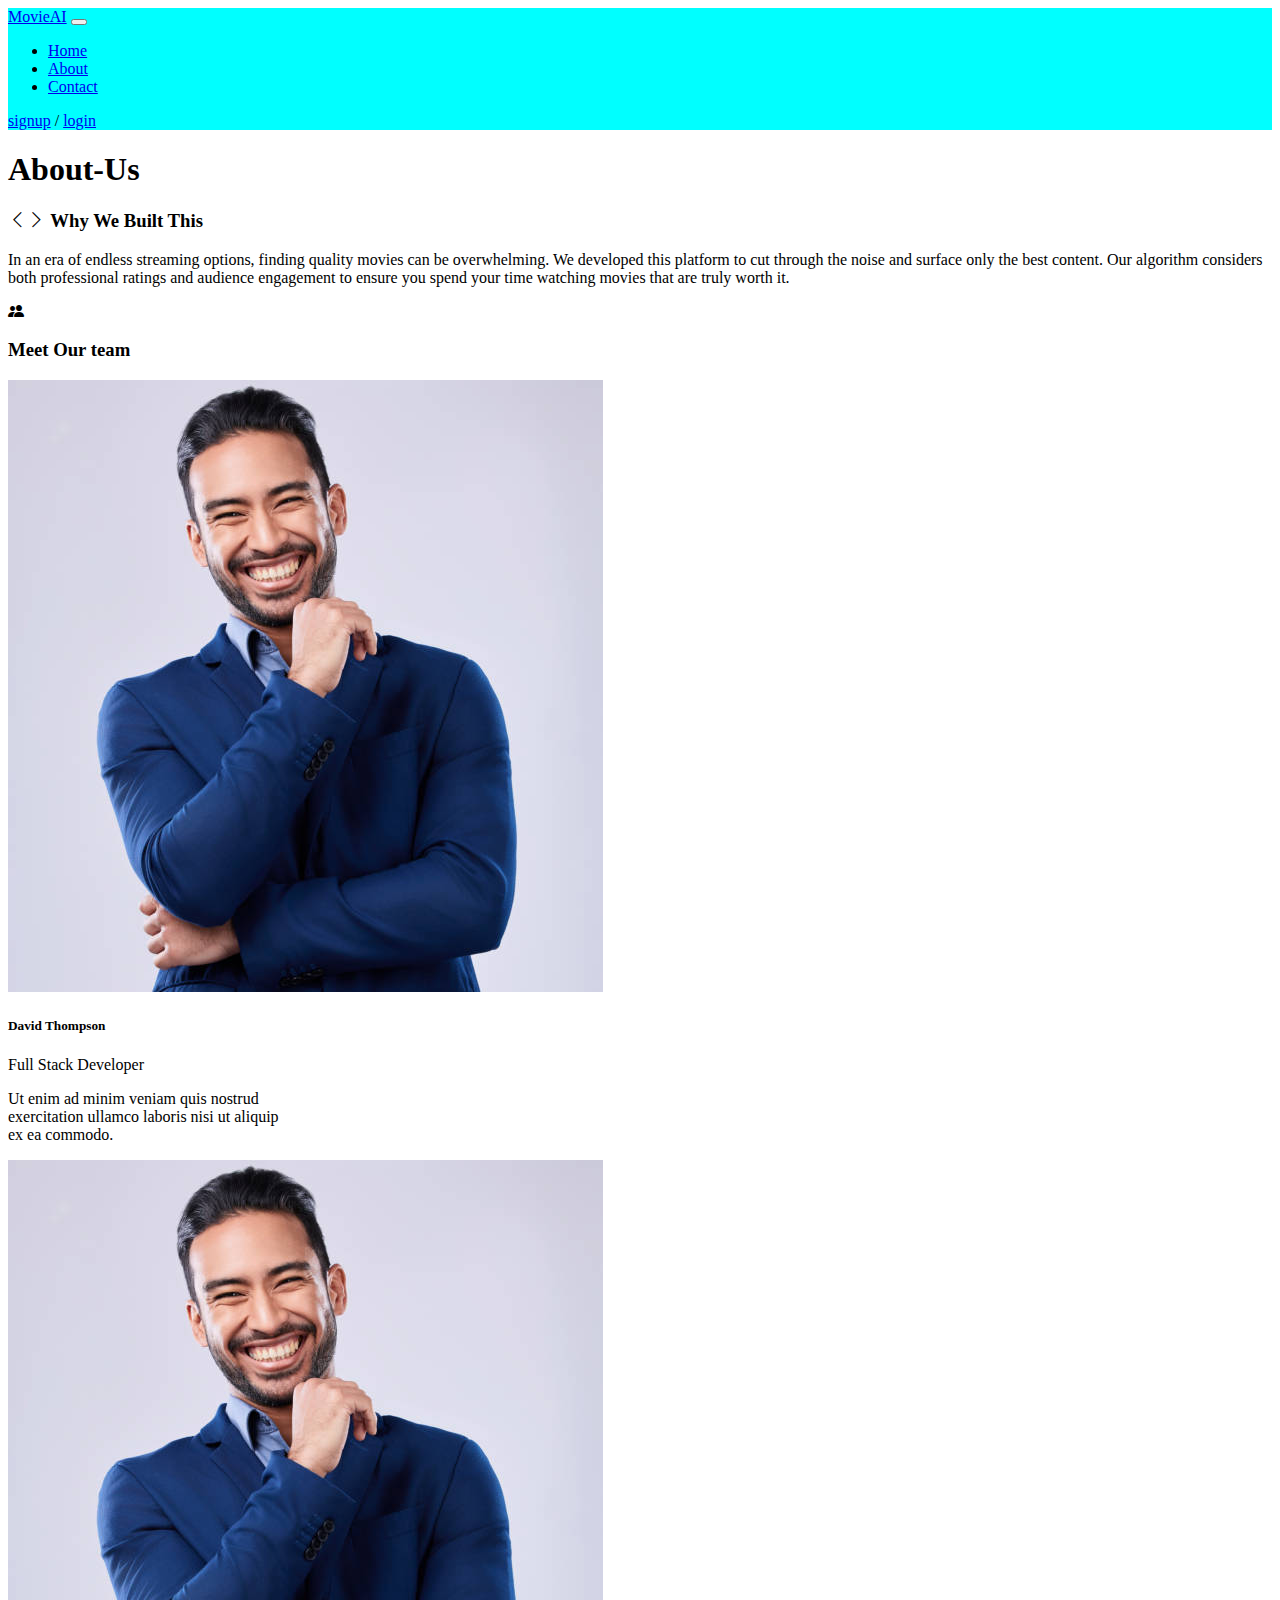
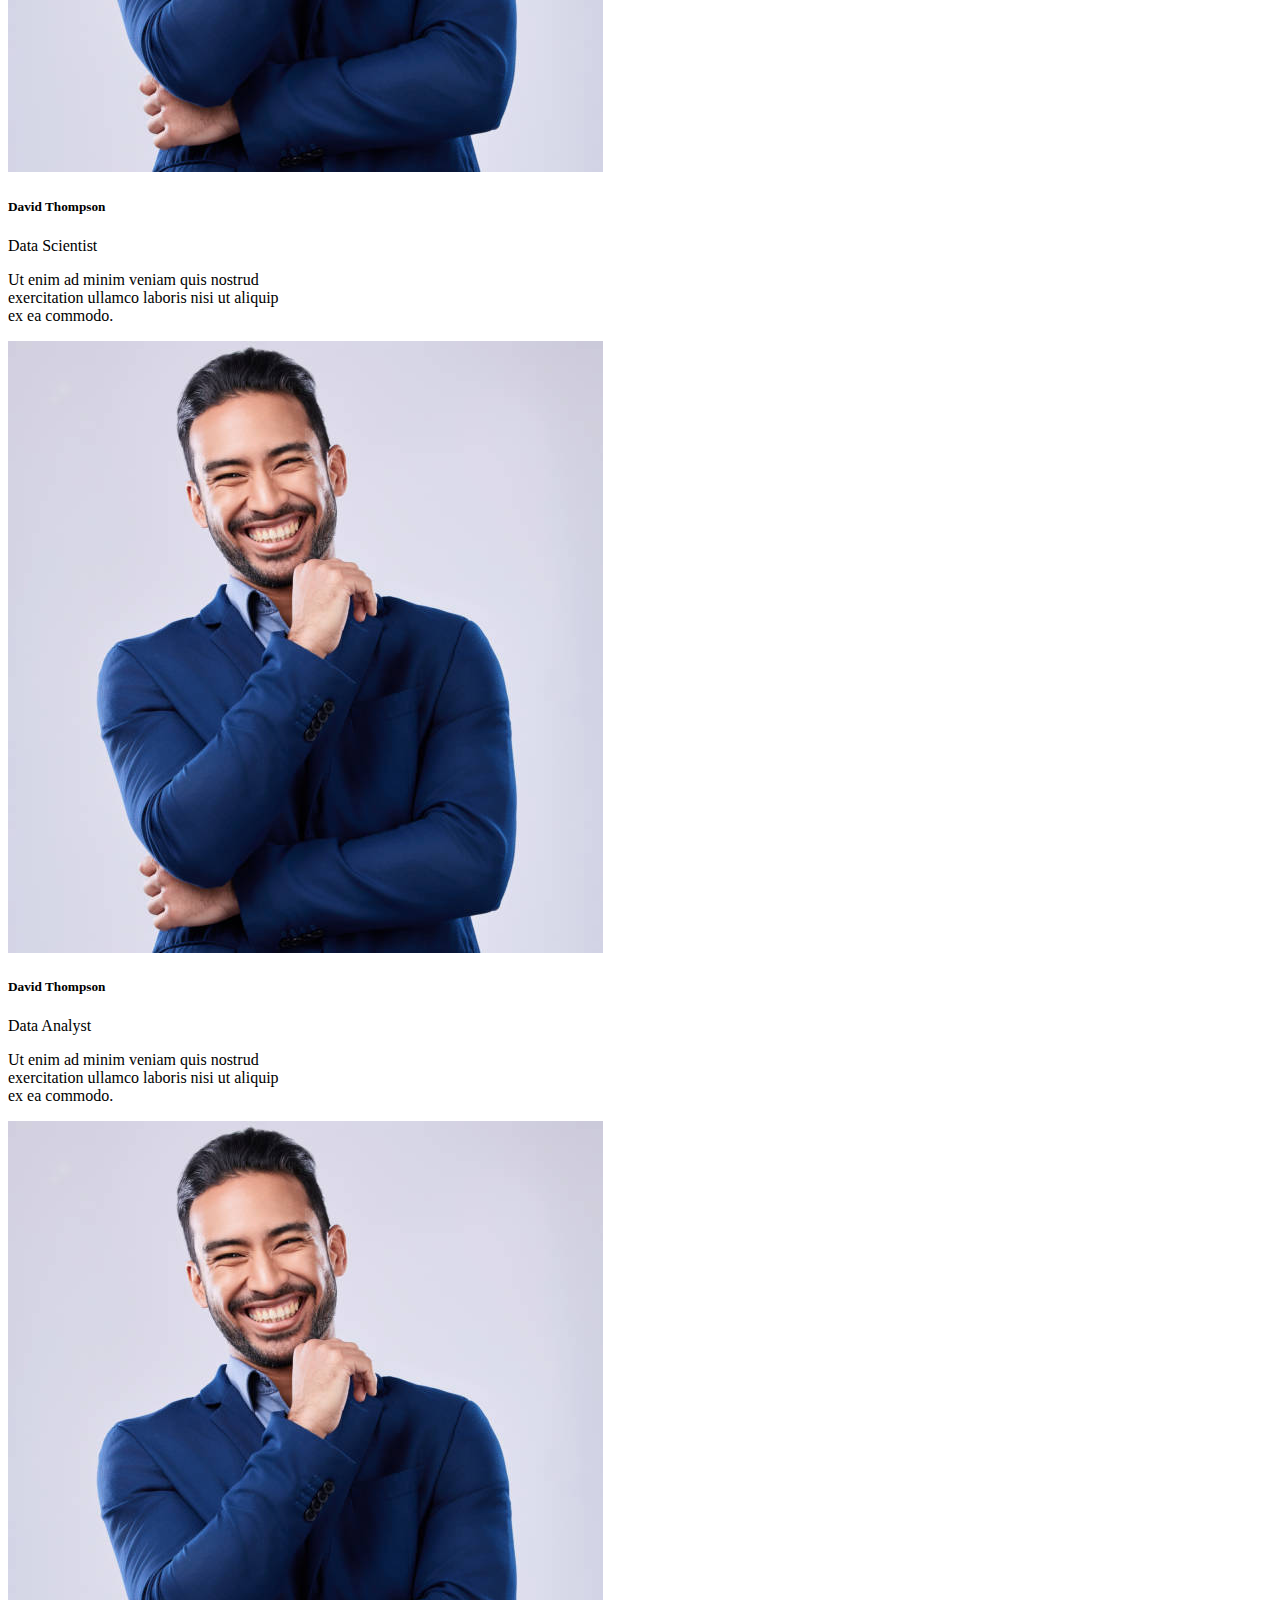
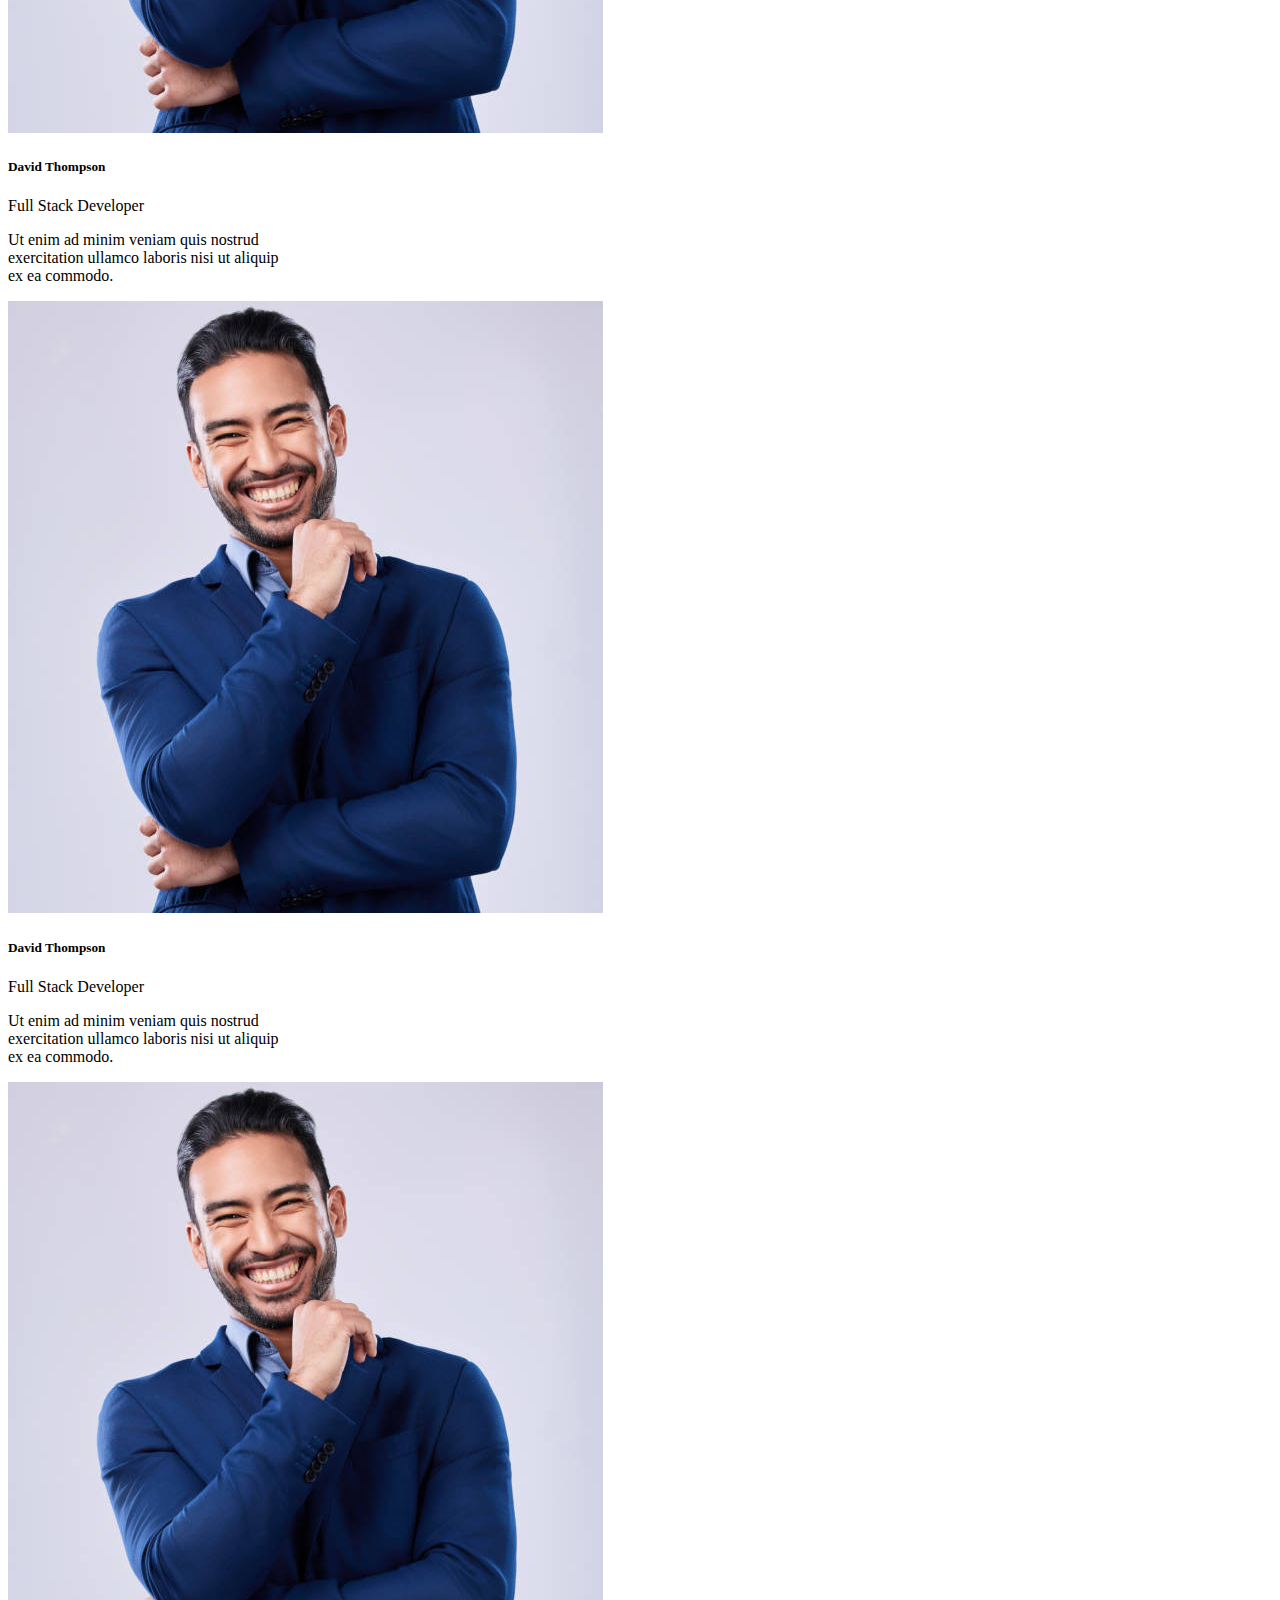
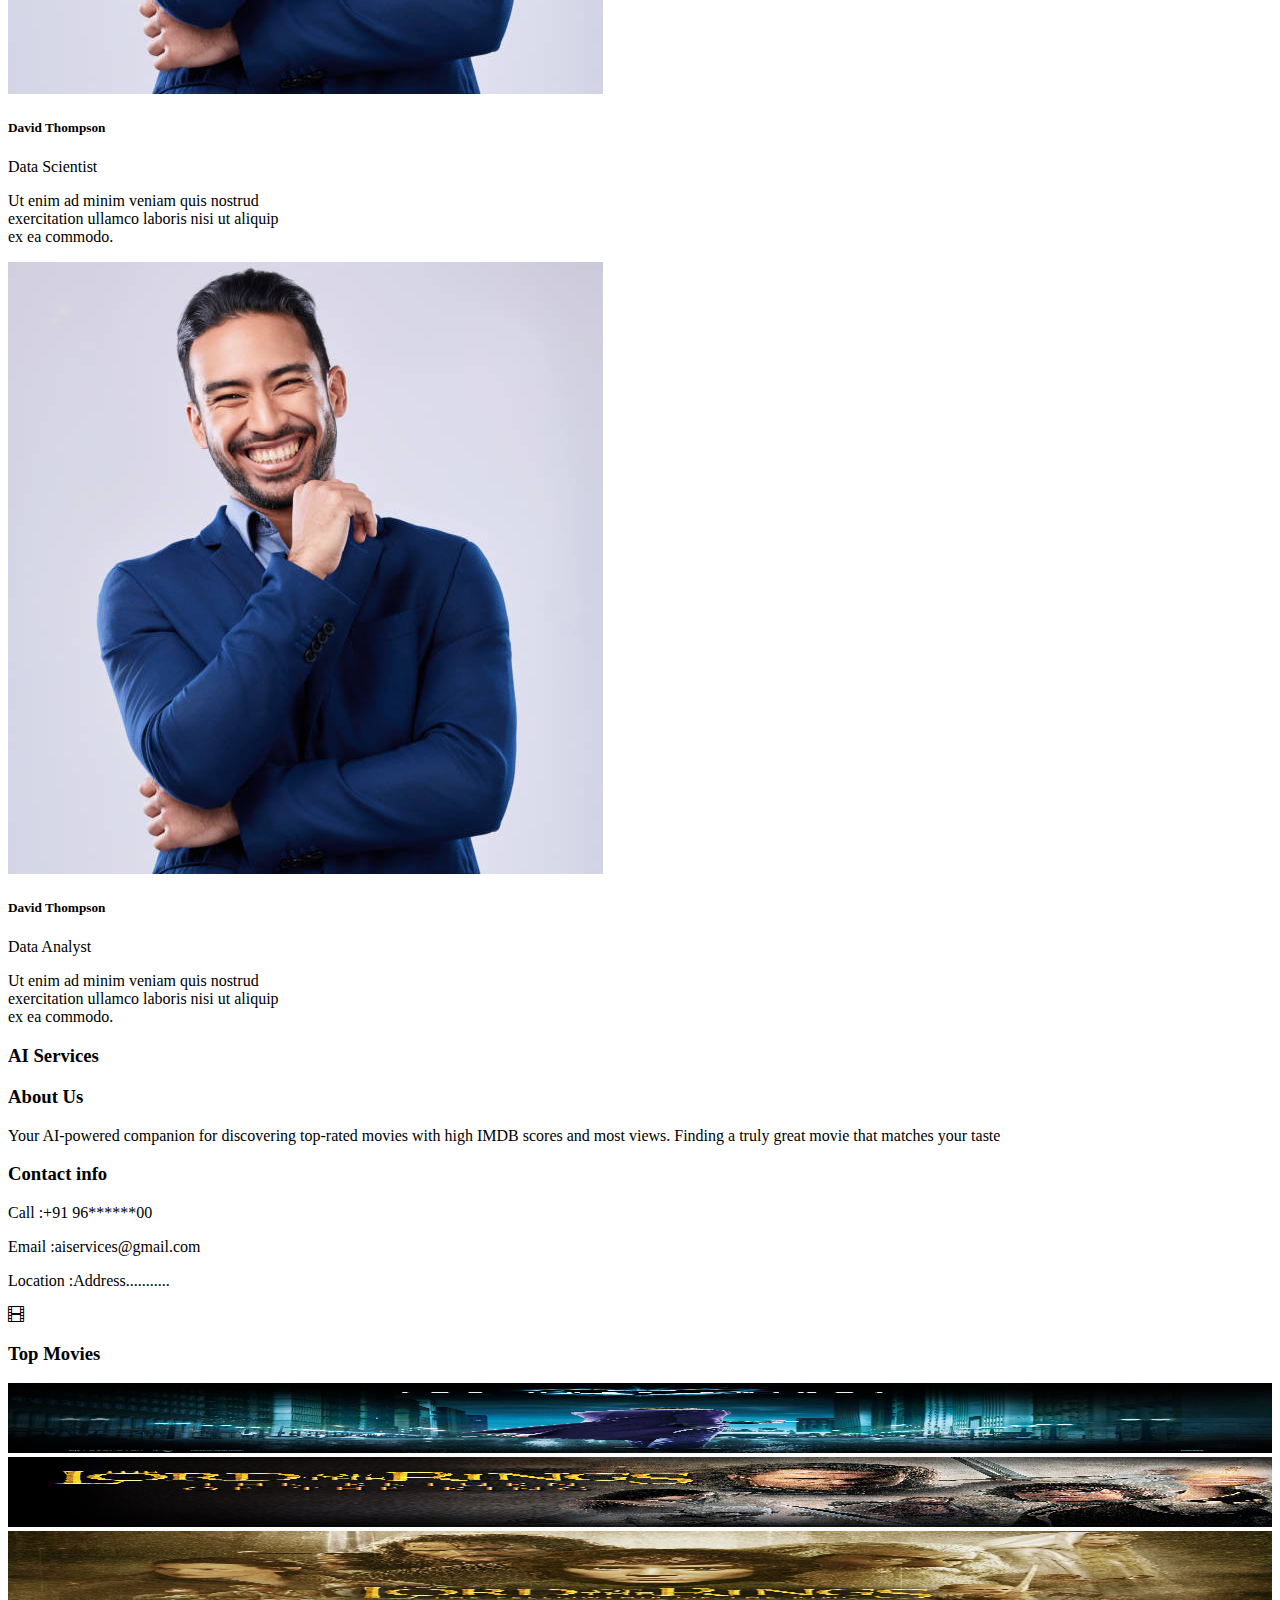
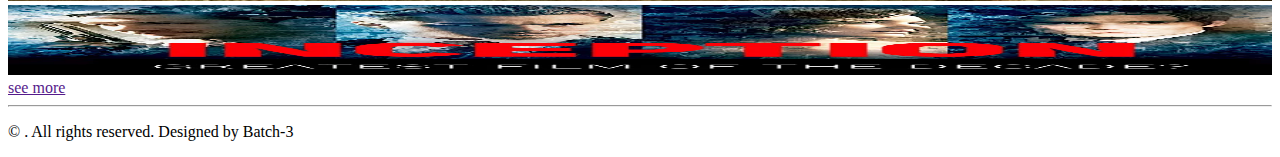
<file: aboutus.html>
<!DOCTYPE html>
<html lang="en">
<head>
    <meta charset="UTF-8">
    <meta name="viewport" content="width=device-width, initial-scale=1.0">
    <title>AI Services</title>

    <!-- External CSS link -->
    <link rel="stylesheet" href="index.css">

    <!-- bootstrap icon link -->
     <link rel="stylesheet" href="https://cdn.jsdelivr.net/npm/bootstrap-icons@1.13.1/font/bootstrap-icons.min.css">

    <!-- bootstrap link -->
    <link href="https://cdn.jsdelivr.net/npm/bootstrap@5.3.8/dist/css/bootstrap.min.css" rel="stylesheet" integrity="sha384-sRIl4kxILFvY47J16cr9ZwB07vP4J8+LH7qKQnuqkuIAvNWLzeN8tE5YBujZqJLB" crossorigin="anonymous">
</head>
<body>
    <!-- navbar start -->
        <nav class="navbar navbar-expand-lg" style="background-color: aqua;">
            <div class="container-fluid position-relative">
                <a class="navbar-brand fw-bold" href="#">MovieAI</a>
                <button class="navbar-toggler" type="button" data-bs-toggle="collapse" data-bs-target="#navbarSupportedContent"
                    aria-controls="navbarSupportedContent" aria-expanded="false" aria-label="Toggle navigation">
                    <span class="navbar-toggler-icon"></span>
                </button>
                <div class="collapse navbar-collapse" id="navbarSupportedContent">
                    <ul class="navbar-nav center-nav text-center mb-2 mb-lg-0 fs-6">
                        <li class="nav-item">
                            <a class="nav-link active fw-bold" aria-current="page" href="index.html">Home</a>
                        </li>
                        <li class="nav-item">
                            <a class="nav-link fw-bold" href="aboutus.html">About</a>
                        </li>
                        <li class="nav-item">
                            <a class="nav-link fw-bold  " href="contact.html">Contact</a>
                        </li>
                    </ul>
                    <div class="d-flex align-items-center justify-content-center ms-lg-auto" role="search">
                        <p class="mb-0 text-center" data-bs-toggle="modal" data-bs-target="#exampleModal"><a href="#" class="fw-bold link-dark text-decoration-none">signup</a> / <a href="#" class="fw-bold link-dark text-decoration-none">login</a></p>
                    </div>
        
                </div>
            </div>
        </nav>
    <!-- navbar end -->
     <h1 class="text-center fw-bold">About-Us</h1>

     <!-- Why We Built This start -->
      <div class="container shadow rounded-3 p-4 mb-4">
        <h3 class="fw-bold"><i class="bi bi-chevron-left fw-bold"></i><i class="bi bi-chevron-right fw-bold"></i> Why We Built This</h3>
        <p class="text-secondary">In an era of endless streaming options, finding quality movies can be overwhelming. We developed this platform to cut through the noise and surface only the best content. Our algorithm considers both professional ratings and audience engagement to ensure you spend your time watching movies that are truly worth it.</p>

      </div>
     <!-- Why We Built This end -->

         <!-- team start -->
     <div class="team-list container shadow rounded-3 p-4 mb-4">
        <div class="d-flex gap-3">
            <i class="bi bi-people-fill fs-4 fw-bolder"></i>
            <h3 class="fw-bold">Meet Our team</h3>
        </div>
        <!-- row-1 cards -->
      <div class="row container pt-3">
        <!-- col-1 start -->
        <div class="col-sm-12 col-md-6 col-lg-3 ">
          <!-- card start -->
           <div class="card shadow rounded-4" style="width: 18rem;">
             <img src="assets/profile.jpg" class="card-img-top rounded-top-4" alt="...">
             <div class="card-body">
               <h5 class="card-title text-center">David Thompson</h5>
               <p class="card-text text-center text-info">Full Stack Developer</p>
               <p class="card-text">Ut enim ad minim veniam quis nostrud exercitation ullamco laboris nisi ut aliquip ex ea commodo.</p>
             </div>
           </div>
        </div>
        <!-- col-1 end -->
         <!-- col-2 start -->
        <div class="col-sm-12 col-md-6 col-lg-3">
          <!-- card start -->
           <div class="card shadow rounded-4" style="width: 18rem;">
             <img src="assets/profile.jpg" class="card-img-top rounded-top-4" alt="...">
             <div class="card-body">
               <h5 class="card-title text-center">David Thompson</h5>
               <p class="card-text text-center text-info">Data Scientist</p>
               <p class="card-text">Ut enim ad minim veniam quis nostrud exercitation ullamco laboris nisi ut aliquip ex ea commodo.</p>
             </div>
           </div>
        </div>
        <!-- col-2 end -->
         <!-- col-3 start -->
        <div class="col-sm-12 col-md-6 col-lg-3">
          <!-- card start -->
           <div class="card shadow rounded-4" style="width: 18rem;">
             <img src="assets/profile.jpg" class="card-img-top rounded-top-4" alt="...">
             <div class="card-body">
               <h5 class="card-title text-center">David Thompson</h5>
               <p class="card-text text-center text-info">Data Analyst</p>
               <p class="card-text">Ut enim ad minim veniam quis nostrud exercitation ullamco laboris nisi ut aliquip ex ea commodo.</p>
             </div>
           </div>
        </div>
        <!-- col-3 end -->
         <!-- col-4 start -->
        <div class="col-sm-12 col-md-6 col-lg-3">
          <!-- card start -->
           <div class="card shadow rounded-4" style="width: 18rem;">
             <img src="assets/profile.jpg" class="card-img-top rounded-top-4" alt="...">
             <div class="card-body">
               <h5 class="card-title text-center">David Thompson</h5>
               <p class="card-text text-center text-info">Full Stack Developer</p>
               <p class="card-text">Ut enim ad minim veniam quis nostrud exercitation ullamco laboris nisi ut aliquip ex ea commodo.</p>
             </div>
           </div>
        </div>
        <!-- col-4 end -->
      </div>
      <!-- row-2 cards -->
       <div class="row container pt-3">
        <!-- col-1 start -->
        <div class="col-sm-12 col-md-6 col-lg-4">
          <!-- card start -->
           <div class="card shadow rounded-4" style="width: 18rem;">
             <img src="assets/profile.jpg" class="card-img-top rounded-top-4" alt="...">
             <div class="card-body">
               <h5 class="card-title text-center">David Thompson</h5>
               <p class="card-text text-center text-info">Full Stack Developer</p>
               <p class="card-text">Ut enim ad minim veniam quis nostrud exercitation ullamco laboris nisi ut aliquip ex ea commodo.</p>
             </div>
           </div>
        </div>
        <!-- col-1 end -->
         <!-- col-2 start -->
        <div class="col-sm-12 col-md-6 col-lg-4">
          <!-- card start -->
           <div class="card shadow rounded-4" style="width: 18rem;">
             <img src="assets/profile.jpg" class="card-img-top rounded-top-4" alt="...">
             <div class="card-body">
               <h5 class="card-title text-center">David Thompson</h5>
               <p class="card-text text-center text-info">Data Scientist</p>
               <p class="card-text">Ut enim ad minim veniam quis nostrud exercitation ullamco laboris nisi ut aliquip ex ea commodo.</p>
             </div>
           </div>
        </div>
        <!-- col-2 end -->
         <!-- col-3 start -->
        <div class="col-sm-12 col-md-6 col-lg-4">
          <!-- card start -->
           <div class="card shadow rounded-4" style="width: 18rem;">
             <img src="assets/profile.jpg" class="card-img-top rounded-top-4" alt="...">
             <div class="card-body">
               <h5 class="card-title text-center">David Thompson</h5>
               <p class="card-text text-center text-info">Data Analyst</p>
               <p class="card-text">Ut enim ad minim veniam quis nostrud exercitation ullamco laboris nisi ut aliquip ex ea commodo.</p>
             </div>
           </div>
        </div>
        <!-- col-3 end -->
      </div>
     </div>
    <!-- team end -->

         <!-- footer start -->
<div class="container-fluid p-3 bg-dark text-white"><!--data-aos="zoom-up" data-aos-duration="1000"-->
    <!-- brand info section -->
    <div class="brand-info py-3">
        <h3 class="fs-1 fw-bold">AI Services</h3>
    </div>
    <!-- row-2 -->
    <div class="row gy-3 p-3">
        <!-- about us col start-->
        <div class="col-sm-12 col-md-4 col-lg-4">
            <h3 class="footer-header">About Us</h3>
            <p class="text-secondary">Your AI-powered companion for discovering top-rated movies with high IMDB scores and most views. Finding a truly great movie that matches your taste</p>
        </div>
        <!-- about us col end-->

        <!-- contact info col start-->
        <div class="col-sm-12 col-md-4 col-lg-4">
            <h3 class="footer-header">Contact info</h3>
            <p class="fw-bold">Call :<span class="ms-3 text-secondary">+91 96******00</span></p>
            <p class="fw-bold">Email :<span class="ms-3 text-secondary">aiservices@gmail.com</span></p>
            <p class="fw-bold">Location :<span class="ms-3 text-secondary">Address...........</span></p>
        </div>
        <!-- contact info col end -->

        <!-- galary col start -->
        <div class="col-sm-12 col-md-4 col-lg-4">
            <div class="d-flex">
                <i class="bi bi-film fs-2 "></i>
                <h3 class="footer-header ms-3 mt-1">Top Movies</h3>
            </div>
            <div class="row mt-3">
                <div class=" col-3 col-sm-3 col-lg-3 col-md-3">
                    <a href="https://www.youtube.com/watch?v=EXeTwQWrcwY" target="_blank"><img src="./assets/1.jpg" alt="" class="rounded-3  shadow" width="100%"height="70px"></a>

                </div>
                <div class=" col-3 col-sm-3 col-lg-3 col-md-3">
                    <a href="https://www.youtube.com/watch?v=r5X-hFf6Bwo" target="_blank"><img src="./assets/2.jpg" alt="" class="rounded-3  shadow" width="100%"height="70px"></a>
                </div>
                <div class=" col-3 col-sm-3 col-lg-3 col-md-3">
                    <a href="https://www.youtube.com/watch?v=V75dMMIW2B4" target="_blank"><img src="./assets/3.jpg" alt="" class="rounded-3  shadow" width="100%"height="70px"></a>
                </div>
                <div class=" col-3 col-sm-3 col-lg-3 col-md-3">
                    <a href="https://www.youtube.com/watch?v=YoHD9XEInc0" target="_blank"><img src="./assets/4.webp" alt="" class="rounded-3  shadow" width="100%"height="70px"></a>
                </div>
            </div>

            <a href="" class="text-capitalize text-decoration-none text-warning fs-6  mt-4  d-block fw-bold">see
                more</a>
        </div>
        <!-- galary col end -->
    </div><hr>
    <!-- row-3 -->
    <div class="copyrights"></div>
    <p class="text-secondary text-center">&copy; . All rights reserved. Designed by Batch-3</p>
</div>
<!-- footer end -->

    <!-- bootstrap bundle JS -->
    <script src="https://cdn.jsdelivr.net/npm/bootstrap@5.3.2/dist/js/bootstrap.bundle.min.js"></script>
    <!-- JS link -->
    <script src="script.js"></script>
</body>
</html>
</file>
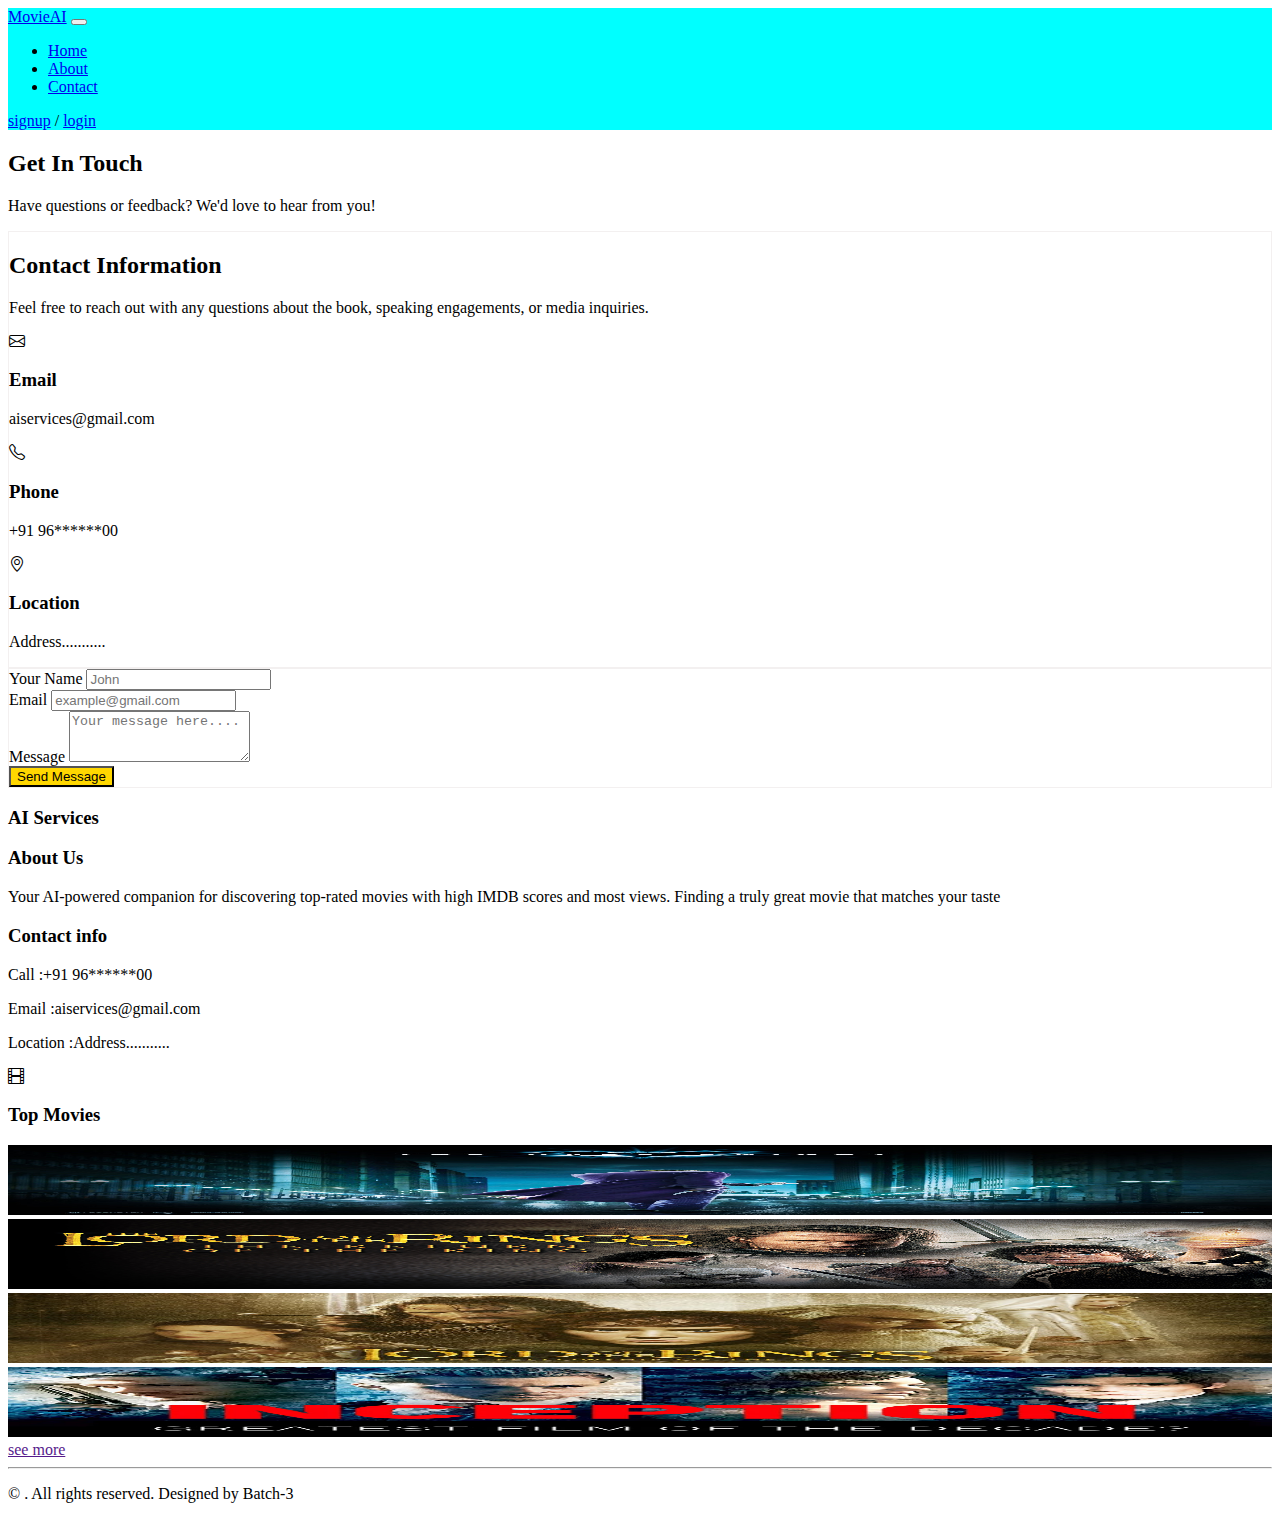
<file: contact.html>
<!DOCTYPE html>
<html lang="en">
<head>
    <meta charset="UTF-8">
    <meta name="viewport" content="width=device-width, initial-scale=1.0">
    <title>AI Services</title>

    <!-- External CSS link -->
    <link rel="stylesheet" href="index.css">

    <!-- bootstrap icon link -->
     <link rel="stylesheet" href="https://cdn.jsdelivr.net/npm/bootstrap-icons@1.13.1/font/bootstrap-icons.min.css">

    <!-- bootstrap link -->
    <link href="https://cdn.jsdelivr.net/npm/bootstrap@5.3.8/dist/css/bootstrap.min.css" rel="stylesheet" integrity="sha384-sRIl4kxILFvY47J16cr9ZwB07vP4J8+LH7qKQnuqkuIAvNWLzeN8tE5YBujZqJLB" crossorigin="anonymous">
</head>
<body>
    <!-- navbar start -->
        <nav class="navbar navbar-expand-lg" style="background-color: aqua;">
            <div class="container-fluid position-relative">
                <a class="navbar-brand fw-bold" href="#">MovieAI</a>
                <button class="navbar-toggler" type="button" data-bs-toggle="collapse" data-bs-target="#navbarSupportedContent"
                    aria-controls="navbarSupportedContent" aria-expanded="false" aria-label="Toggle navigation">
                    <span class="navbar-toggler-icon"></span>
                </button>
                <div class="collapse navbar-collapse" id="navbarSupportedContent">
                    <ul class="navbar-nav center-nav text-center mb-2 mb-lg-0 fs-6">
                        <li class="nav-item">
                            <a class="nav-link active fw-bold" aria-current="page" href="index.html">Home</a>
                        </li>
                        <li class="nav-item">
                            <a class="nav-link fw-bold" href="aboutus.html">About</a>
                        </li>
                        <li class="nav-item">
                            <a class="nav-link fw-bold  " href="contact.html">Contact</a>
                        </li>
                    </ul>
                    <div class="d-flex align-items-center justify-content-center ms-lg-auto" role="search">
                        <p class="mb-0 text-center" data-bs-toggle="modal" data-bs-target="#exampleModal"><a href="#" class="fw-bold link-dark text-decoration-none">signup</a> / <a href="#" class="fw-bold link-dark text-decoration-none">login</a></p>
                    </div>
        
                </div>
            </div>
        </nav>
    <!-- navbar end -->
     <div class="text-center">
        <h2 class="fw-bold pt-4">Get In Touch</h2>
        <p class="text-secondary">Have questions or feedback? We'd love to hear from you!</p>
     </div>

     <!-- contact card start -->
     <div class="container mt-5">
      <!-- contact left and right start -->

      <div class="row g-4">
      <!-- contact left start -->
       <div class="col-12 col-lg-6">
      <div class="my-4 p-3 rounded-4 shadow w-100" style="border: 1px solid rgba(240, 237, 237, 0.825);">
        <h2>Contact Information</h2>
        <p>Feel free to reach out with any questions about the book, speaking engagements, or media inquiries.</p>
        <div class="d-flex gap-3">
          <i class="bi bi-envelope fs-5 mt-3"></i>
          <span>
            <h3>Email</h3>
            <p>aiservices@gmail.com</p>
          </span>
        </div>
        <div class="d-flex gap-3">
          <i class="bi bi-telephone fs-5 mt-3"></i>
          <span>
            <h3>Phone</h3>
            <p>+91 96******00</p>
          </span>
        </div>
        <div class="d-flex gap-3">
          <i class="bi bi-geo-alt fs-5 mt-3"></i>
          <span>
            <h3>Location</h3>
            <p>Address...........</p>
          </span>
        </div>
      </div>
      </div>
      <!-- contact left end -->
      <!-- contact right start -->
       <div class="col-12 col-lg-6">
      <div class="my-4 p-3 rounded-4 contact-right shadow w-100" style="border: 1px solid rgba(240, 237, 237, 0.825);">
        <div class="mb-3 ">
          <label for="exampleFormControlInput1" class="form-label fw-bolder">Your Name</label>
          <input type="email" class="form-control" id="exampleFormControlInput1" placeholder="John">
        </div>
        <div class="mb-3">
          <label for="exampleFormControlInput1" class="form-label fw-bolder">Email</label>
          <input type="email" class="form-control" id="exampleFormControlInput1" placeholder="example@gmail.com">
        </div>
        <div class="mb-3">
          <label for="exampleFormControlTextarea1" class="form-label fw-bolder">Message</label>
          <textarea class="form-control" id="exampleFormControlTextarea1" rows="3" placeholder="Your message here...."></textarea>
        </div>
        <button class="btn p-2 border d-block mx-auto" style="background-color: gold;">Send Message</button>
      </div>
      </div>
      <!-- contact right end -->
       </div>
       <!-- contact left and right end -->
     </div>
      <!-- contact card end -->

          <!-- footer start -->
<div class="container-fluid p-3 bg-dark text-white"><!--data-aos="zoom-up" data-aos-duration="1000"-->
  <!-- brand info section -->
  <div class="brand-info py-3">
    <h3 class="fs-1 fw-bold">AI Services</h3>
  </div>
  <!-- row-2 -->
  <div class="row gy-3 p-3">
    <!-- about us col start-->
    <div class="col-sm-12 col-md-4 col-lg-4">
      <h3 class="footer-header">About Us</h3>
      <p class="text-secondary">Your AI-powered companion for discovering top-rated movies with high IMDB scores and
        most views. Finding a truly great movie that matches your taste</p>
    </div>
    <!-- about us col end-->

    <!-- contact info col start-->
    <div class="col-sm-12 col-md-4 col-lg-4">
      <h3 class="footer-header">Contact info</h3>
      <p class="fw-bold">Call :<span class="ms-3 text-secondary">+91 96******00</span></p>
      <p class="fw-bold">Email :<span class="ms-3 text-secondary">aiservices@gmail.com</span></p>
      <p class="fw-bold">Location :<span class="ms-3 text-secondary">Address...........</span></p>
    </div>
    <!-- contact info col end -->

    <!-- galary col start -->
    <div class="col-sm-12 col-md-4 col-lg-4">
      <div class="d-flex">
        <i class="bi bi-film fs-2 "></i>
        <h3 class="footer-header ms-3 mt-1">Top Movies</h3>
      </div>
      <div class="row mt-3">
        <div class=" col-3 col-sm-3 col-lg-3 col-md-3">
          <a href="https://www.youtube.com/watch?v=EXeTwQWrcwY" target="_blank"><img src="./assets/1.jpg" alt=""
              class="rounded-3  shadow" width="100%" height="70px"></a>

        </div>
        <div class=" col-3 col-sm-3 col-lg-3 col-md-3">
          <a href="https://www.youtube.com/watch?v=r5X-hFf6Bwo" target="_blank"><img src="./assets/2.jpg" alt=""
              class="rounded-3  shadow" width="100%" height="70px"></a>
        </div>
        <div class=" col-3 col-sm-3 col-lg-3 col-md-3">
          <a href="https://www.youtube.com/watch?v=V75dMMIW2B4" target="_blank"><img src="./assets/3.jpg" alt=""
              class="rounded-3  shadow" width="100%" height="70px"></a>
        </div>
        <div class=" col-3 col-sm-3 col-lg-3 col-md-3">
          <a href="https://www.youtube.com/watch?v=YoHD9XEInc0" target="_blank"><img src="./assets/4.webp" alt=""
              class="rounded-3  shadow" width="100%" height="70px"></a>
        </div>
      </div>

      <a href="" class="text-capitalize text-decoration-none text-warning fs-6  mt-4  d-block fw-bold">see
        more</a>
    </div>
    <!-- galary col end -->
  </div>
  <hr>
  <!-- row-3 -->
  <div class="copyrights"></div>
  <p class="text-secondary text-center">&copy; . All rights reserved. Designed by Batch-3</p>
</div>
<!-- footer end -->    <!-- bootstrap bundle JS -->
    <script src="https://cdn.jsdelivr.net/npm/bootstrap@5.3.2/dist/js/bootstrap.bundle.min.js"></script>    <script src="script.js"></script>
</body>
</html>
</file>
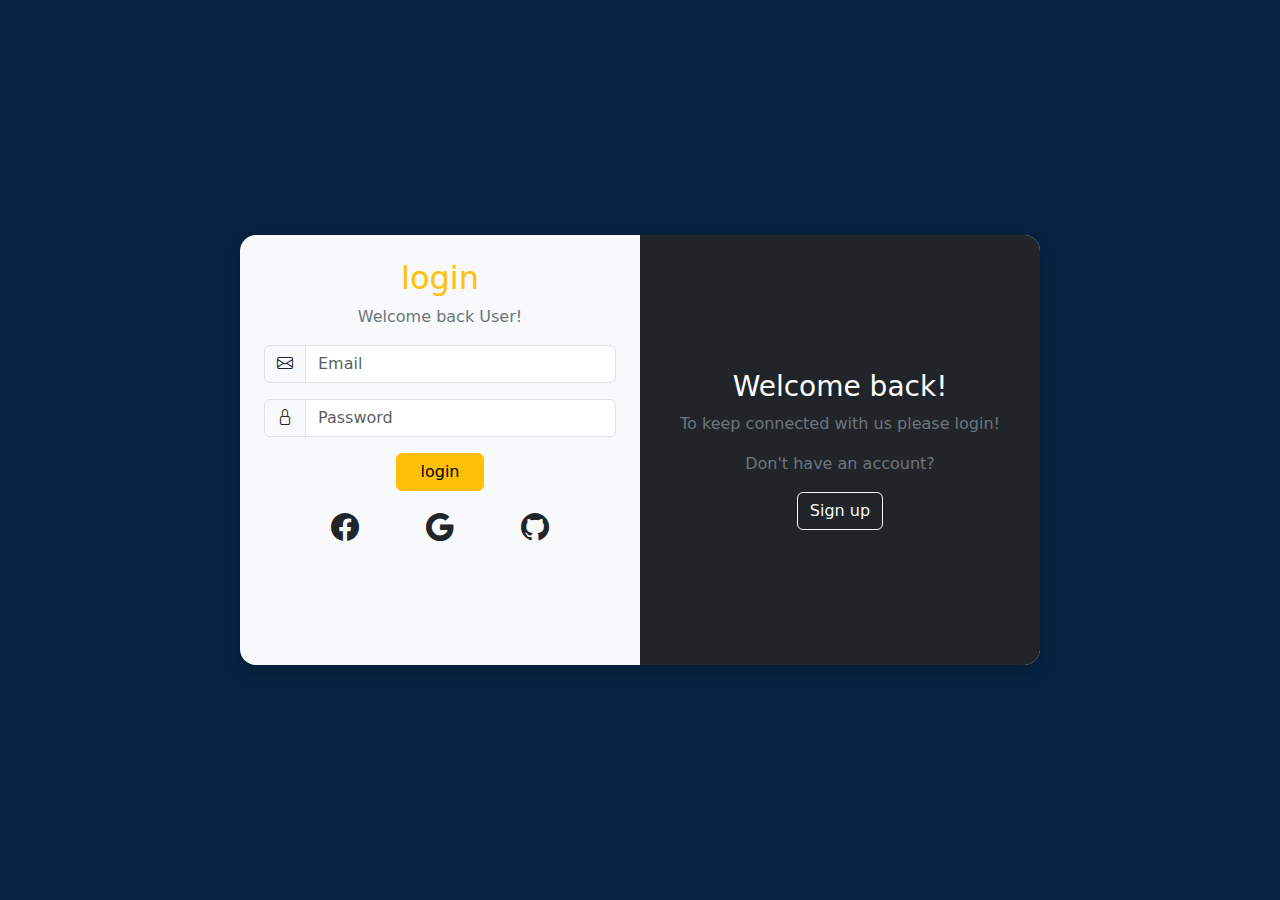
<file: login.html>
<!DOCTYPE html>
<html lang="en">
<head>
  <meta charset="UTF-8">
  <meta name="viewport" content="width=device-width, initial-scale=1.0">
  <title>Login Signup</title>

  <!-- css link -->
   <link rel="stylesheet" href="index.css">

  <!-- Bootstrap -->
  <link href="https://cdn.jsdelivr.net/npm/bootstrap@5.3.8/dist/css/bootstrap.min.css" rel="stylesheet">
  <link href="https://cdn.jsdelivr.net/npm/bootstrap-icons@1.13.1/font/bootstrap-icons.min.css" rel="stylesheet">
</head>

<body class="d-flex align-items-center justify-content-center min-vh-100" style="background-color: #072340;">

<div class="position-relative shadow rounded-4 overflow-hidden bg-light"
     style="max-width:800px;width:800px;height:430px; background-color: rgba(0, 0, 0, 0.020);">

  <!-- MAIN WRAPPER -->
  <div class="d-flex h-100">


    <!-- LOGIN -->
    <div id="loginBox" class="w-50 p-4 text-center">
      <h2 class="text-warning mb-2">login</h2>
      <p class="text-secondary">Welcome back User!</p>

      <form>
        <div class="input-group my-3">
          <span class="input-group-text"><i class="bi bi-envelope"></i></span>
          <input class="form-control" placeholder="Email">
        </div>

        <div class="input-group my-3">
          <span class="input-group-text"><i class="bi bi-lock"></i></span>
          <input class="form-control" placeholder="Password">
        </div>

        <button type="button"
                class="btn btn-warning px-4"
                onclick="showSignup()">login</button>
        <div class="logos d-flex fs-3 justify-content-evenly mt-3">
          <i class="bi bi-facebook face-logo"></i>
          <i class="bi bi-google google-logo"></i>
          <i class="bi bi-github github-logo"></i>
        </div>
      </form>
    </div>

        <!-- SIGNUP -->
    <div id="signupBox" class="w-50 p-4 text-center">
      <h2 class="text-warning mb-4">Create Account</h2>

      <form>
        <div class="input-group mb-3">
          <span class="input-group-text"><i class="bi bi-person"></i></span>
          <input class="form-control" placeholder="User Name">
        </div>

        <div class="input-group mb-3">
          <span class="input-group-text"><i class="bi bi-envelope"></i></span>
          <input class="form-control" placeholder="Email">
        </div>

        <div class="input-group mb-3">
          <span class="input-group-text"><i class="bi bi-lock"></i></span>
          <input class="form-control" placeholder="Password">
        </div>

        <div class="input-group mb-3">
          <span class="input-group-text"><i class="bi bi-lock"></i></span>
          <input class="form-control" placeholder="Confirm Password">
        </div>

        <button type="button"
                class="btn btn-warning px-4"
                onclick="showLogin()">Sign up</button>
        <div class="logos d-flex fs-3 justify-content-evenly mt-3">
          <i class="bi bi-facebook face-logo"></i>
          <i class="bi bi-google google-logo"></i>
          <i class="bi bi-github github-logo"></i>
        </div>
      </form>
    </div>

  </div>

  <!-- BLACK OVERLAY -->
  <div id="overlay"
       class="position-absolute top-0 h-100 d-flex flex-column justify-content-center align-items-center text-center bg-dark text-white"
       style="width:50%;right:0;transition:all .6s ease;">

    <h3 id="overlayTitle">Welcome back!</h3>
    <p id="overlayText1" class="px-4 text-secondary">
      To keep connected with us please login!
    </p>
    <p id="overlayText2" class="px-4 text-secondary">
      Don't have an account?
    </p>

    <button id="overlayBtn"
            class="btn btn-outline-light mx-3"
            onclick="showSignup()">Sign up</button>
  </div>

</div>

<script>
  const overlay = document.getElementById("overlay");
  const overlayTitle = document.getElementById("overlayTitle");
  const overlayText1 = document.getElementById("overlayText1");
  const overlayText2 = document.getElementById("overlayText2");
  const overlayBtn = document.getElementById("overlayBtn");

  function showSignup() {
    overlay.style.right = "50%";

    overlayTitle.innerText = "Hello, Friend!";
    overlayText1.innerText ="Enter your personal details and start journey with us!"
    overlayText2.innerText ="I already have an account."
    overlayBtn.innerHTML = "login";
    overlayBtn.onclick = showLogin;
  }

  function showLogin() {
    overlay.style.right = "0";

    overlayTitle.innerText = "Welcome back!";
    overlayText1.innerText = "To keep connected with us please login!";
    overlayText2.innerText = "Don't have an account?";
    overlayBtn.innerText = "Sign up";
    overlayBtn.onclick = showSignup;
  }
</script>

</body>
</html>
</file>
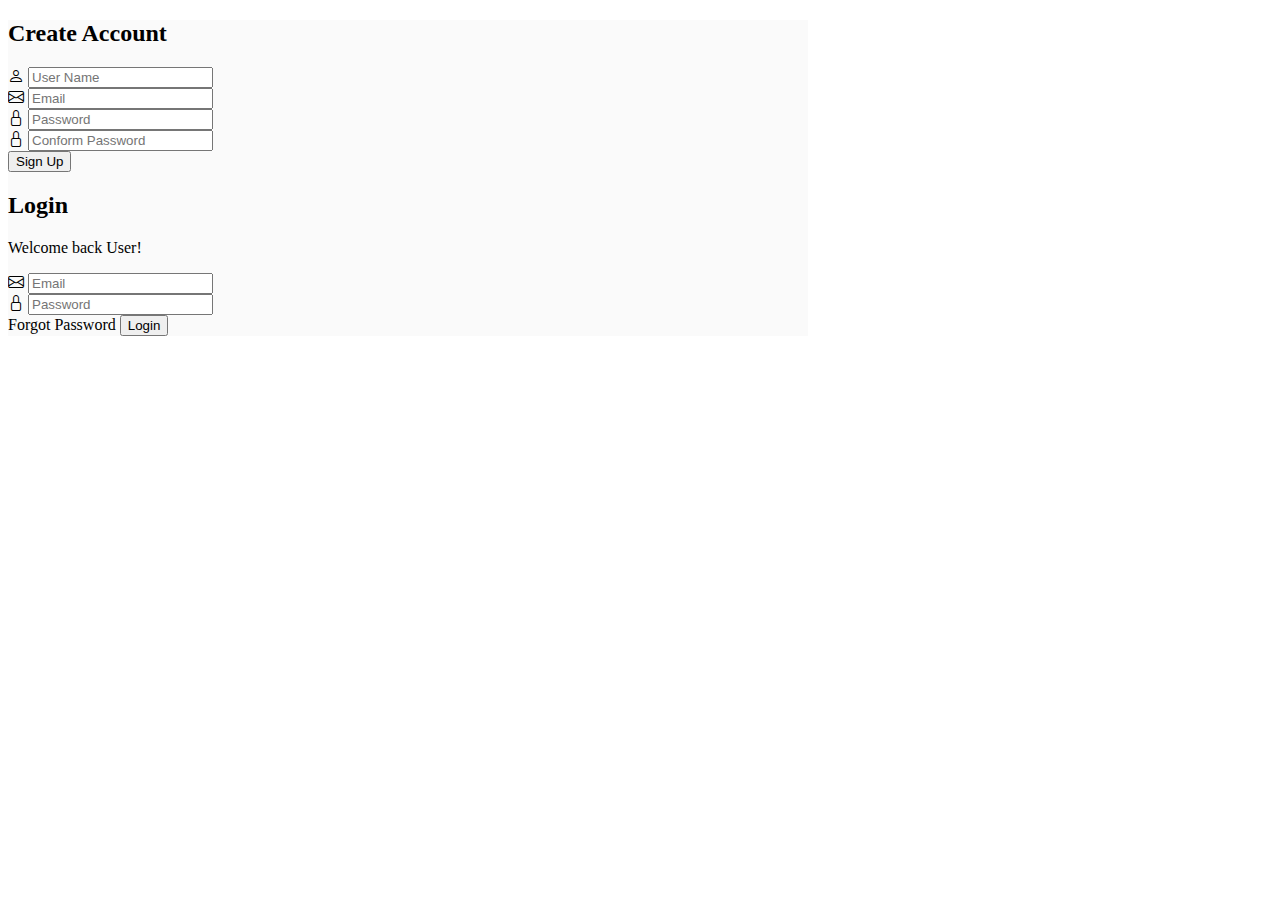
<file: signup.html>
<!DOCTYPE html>
<html lang="en">
<head>
    <meta charset="UTF-8">
    <meta name="viewport" content="width=device-width, initial-scale=1.0">
    <title>Document</title>
    <!-- bootstrap link -->
     <link href="https://cdn.jsdelivr.net/npm/bootstrap@5.3.8/dist/css/bootstrap.min.css" rel="stylesheet" integrity="sha384-sRIl4kxILFvY47J16cr9ZwB07vP4J8+LH7qKQnuqkuIAvNWLzeN8tE5YBujZqJLB" crossorigin="anonymous">

     <!-- bootstrap icon link -->
    <link rel="stylesheet" href="https://cdn.jsdelivr.net/npm/bootstrap-icons@1.13.1/font/bootstrap-icons.min.css">
</head>
<body class="d-flex align-items-center justify-content-center min-vh-100">
    <div class="d-flex justify-content-evenly shadow rounded-4 text-center mx-3 p-4" style="max-width:1100px; width: 800px; background-color: rgba(0, 0, 0, 0.021);">
        <!-- signup form start-->
        <div class="signup py-3 w-50 px-3" >
            <h2 class=" text-warning mb-4">Create Account</h2>
            <form id="signupForm">
                <div class="mb-3">
                    <div class="input-group">
                        <span class="input-group-text border-end-0 rounded-end-0" id="name-icon"><i class="bi bi-person" aria-hidden="true"></i></span>
                        <input type="text" id="name" class="form-control border-start-0 rounded-start-0" placeholder="User Name" aria-describedby="name-icon" required />
                    </div>
                </div>
                <div class="mb-3">
                    <div class="input-group">
                        <span class="input-group-text border-end-0 rounded-end-0" id="email-icon"><i class="bi bi-envelope" aria-hidden="true"></i></span>
                        <input type="email" id="email" class="form-control border-start-0 rounded-start-0" placeholder="Email" aria-describedby="email-icon" required />
                    </div>
                </div>
                <div class="mb-3">
                    <div class="input-group">
                        <span class="input-group-text border-end-0 rounded-end-0" id="password-icon"><i class="bi bi-lock" aria-hidden="true"></i></span>
                        <input type="password" id="password" class="form-control border-start-0 rounded-start-0" placeholder="Password" aria-describedby="password-icon" required />
                    </div>
                </div>
                <div class="mb-3">
                    <div class="input-group">
                        <span class="input-group-text border-end-0 rounded-end-0" id="password-icon"><i class="bi bi-lock" aria-hidden="true"></i></span>
                        <input type="password" id="password" class="form-control border-start-0 rounded-start-0" placeholder="Conform Password" aria-describedby="password-icon" required />
                    </div>
                </div>
                <button class="border-0 rounded-3 p-2 bg-warning" type="submit" class="btn btn-primary">Sign Up</button>
            </form>
        </div>
        <!-- signup form end -->

        <!-- login form start -->
        <div class="login py-3 w-50 px-3">
            <h2 class=" text-warning mb-2">Login</h2>
            <p class="text-secondary pb-2">Welcome back User!</p>
            <form id="loginForm">
                    <div class="input-group my-4">
                        <span class="input-group-text border-end-0 rounded-end-0" id="email-icon"><i class="bi bi-envelope" aria-hidden="true"></i></span>
                        <input type="email" id="email" class="form-control border-start-0 rounded-start-0" placeholder="Email" aria-describedby="email-icon" required />
                    </div>
                    <div class="input-group my-4">
                        <span class="input-group-text border-end-0 rounded-end-0" id="password-icon"><i class="bi bi-lock" aria-hidden="true"></i></span>
                        <input type="password" id="password" class="form-control border-start-0 rounded-start-0" placeholder="Password" aria-describedby="password-icon" required />
                    </div>
                <a class="d-block">Forgot Password</a>
                <button class="border-0 rounded-3 p-2 bg-warning my-4" type="submit" class="btn btn-primary">Login</button>
            </form>
        </div>
        <!-- login form end -->
    </div>
</body>
</html>
</file>
<file: index.css>
.card{
    transition: all .2s linear;
}
.card:hover{
    transform: translate(-5px,-10px);
}



.movie-carousel {
  display: flex;
  gap: 15px;
  overflow-x: auto;
  scroll-behavior: smooth;
  padding-bottom: 10px;
}

/* Hide scrollbar */
.movie-carousel::-webkit-scrollbar {
  display: none;
}

.movie-card {
  min-width: 150px;
  flex: 0 0 auto;
  text-align: center;
}

/* Ensure the card is the positioning context for the overlay */
.movie-card{
  position: relative;
}

.movie-card img {
  width: 100%;
  height: 220px;
  object-fit: cover;
  border-radius: 10px;
}

/* Hover overlay (hidden by default) */
.hover-info{
  position: absolute;
  top: 0;
  left: 0;
  width: 100%;
  height: 220px; /* match .movie-card img height */
  display: flex;
  align-items: center;
  justify-content: center;
  flex-direction: column;
  gap: 8px;
  background: rgba(56, 52, 52, 0.637);
  color: #fff;
  padding: 12px;
  border-radius: 10px;
  opacity: 0;
  transition: all .2s ease-in-out;
  pointer-events: none;
  /* z-index: 5; */
}

.movie-card:hover .hover-info{
  opacity: 1;
  pointer-events: auto;
}

.trailer-btn{
  background: rgba(255,255,255,0.1);
  color: #fff;
  padding: 8px 12px;
  border-radius: 6px;
  text-decoration: none;
  /* backdrop-filter: blur(4px); */
}

.info-text p{ margin: 0; }

.movie-card p {
  margin-top: 8px;
  font-size: 14px;
  font-weight: 500;
}

/* Scroll Buttons */
.scroll-btn {
  position: absolute;
  top: 40%;
  z-index: 10;
  background: white;
  border: none;
  font-size: 22px;
  padding: 6px 10px;
  border-radius: 50%;
  box-shadow: 0 0 8px rgba(0,0,0,0.2);
}

.left { left: -15px; }
.right { right: -15px; }

/* Mobile */
@media (max-width: 768px) {
  .scroll-btn {
    display: none; /* swipe only */
  }
}


.movie-card{ transition: all .2s linear; }
.movie-card:hover img { transform: scale(1.12); }
</file>
